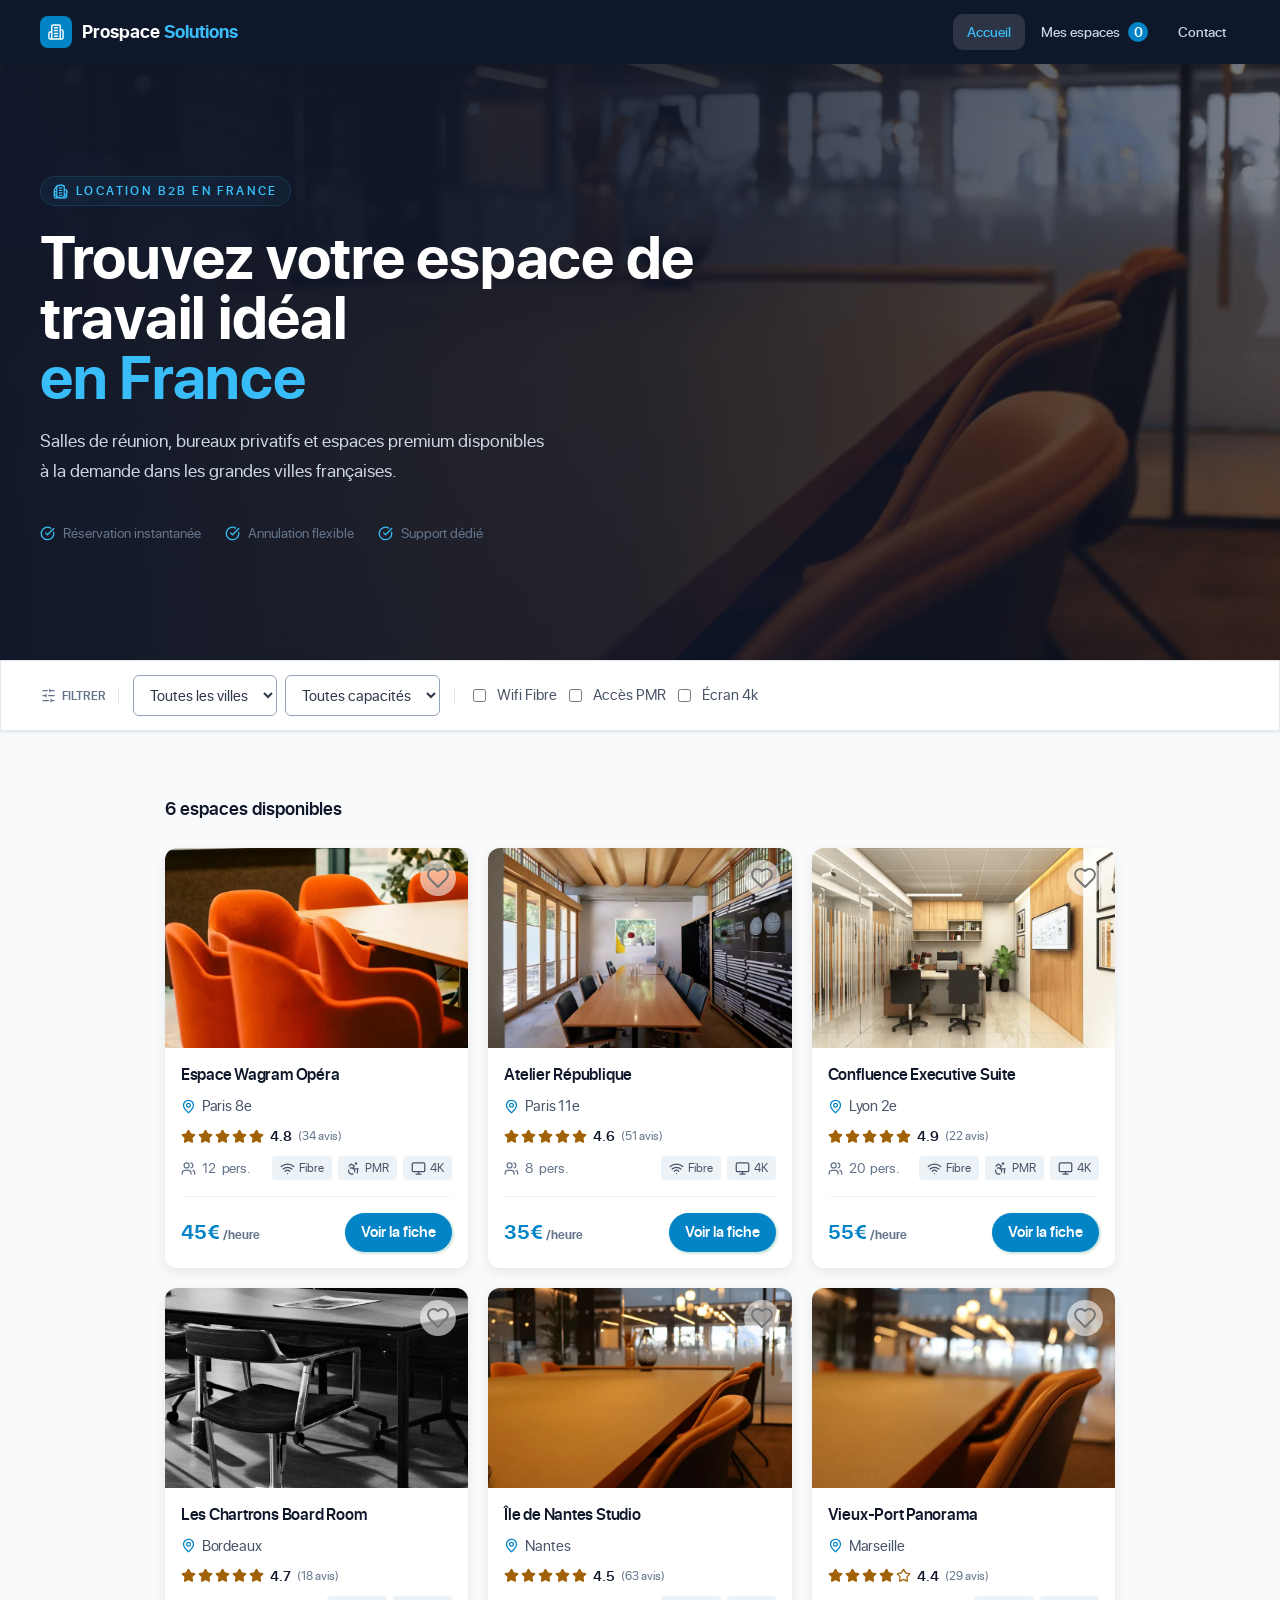
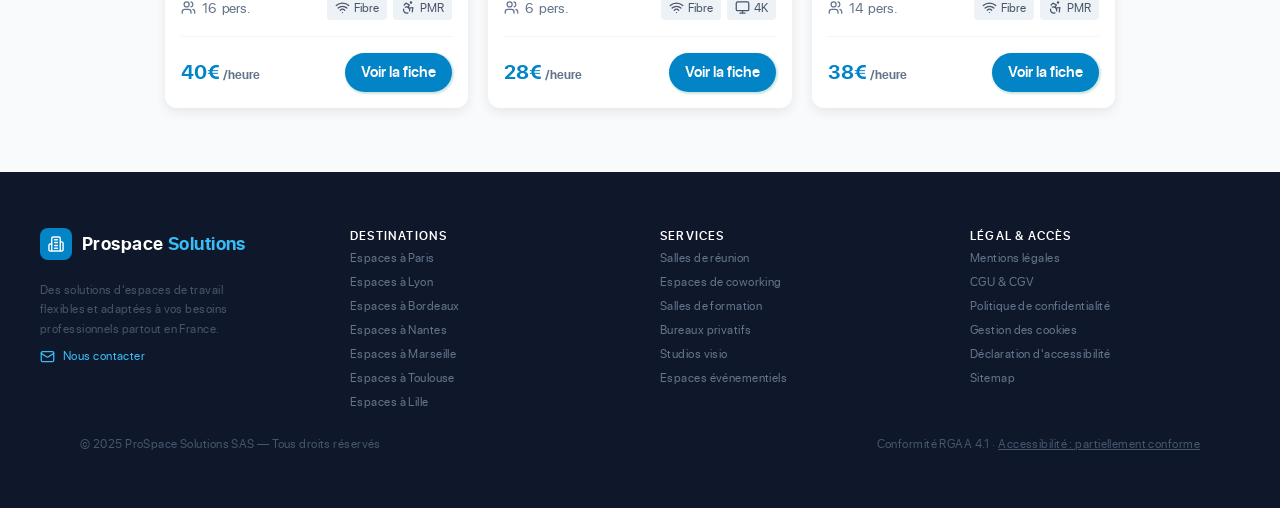
<file: index.html>
<!DOCTYPE html>
<html lang="fr">
    <head>
        <meta charset="UTF-8">
        <meta name="viewport" content="width=device-width, initial-scale=1.0">

        <!-- Décrire précisément le contenu de la page aux moteurs de recherche -->
        <meta name="description" content="Trouvez des salles de réunion, bureaux privatifs et espaces de coworking disponibles à la demande dans les grandes villes françaises.">

        <!-- Nommer clairement la page dans l'onglet du navigateur et les résultats de recherche -->
        <title>Location d’espaces de travail en France | ProSpace Solutions</title>

        <!-- Télécharger en priorité l’image principale visible immédiatement. -->
        <link rel="preload" as="image" href="assets/images/banner-prospace-solution.webp" type="image/webp" fetchpriority="high">

        <!-- Charger ensuite les styles du site. -->
        <link rel="stylesheet" href="assets/css/styles.css">
        <!-- Fournir un favicon standard reconnu par tous les navigateurs -->
        <link rel="icon" href="public/_favicon_io/favicon.ico" sizes="any">
        <!-- Fournir une version PNG plus précise pour les navigateurs modernes -->
        <link rel="icon" type="image/png" sizes="32x32" href="public/_favicon_io/favicon-32x32.png">
        <!-- Fournir une petite version pour certains onglets -->
        <link rel="icon"  type="image/png" sizes="16x16" href="public/_favicon_io/favicon-16x16.png">
        <!-- Fournir l’icône utilisée sur les appareils Apple -->
        <link rel="apple-touch-icon" sizes="180x180" href="public/_favicon_io/apple-touch-icon.png">

        <!-- Script de l'affichage dynamique du header -->
        <script src="assets/js/header.js" defer></script>
        <!-- Script de l'affichage dynamique du footer -->
        <script src="assets/js/footer.js" defer></script>

    </head>

    <body>

        <!-- Permettre aux utilisateurs du clavier d'atteindre directement le contenu principal -->
        <a class="skip-link" href="#contenu-principal">
            Aller au contenu principal
        </a>

        <!-- === HEADER container === -->
        <header class="header" id="accueil"><!-- INJECTION par header.js --></header>

        <!-- ================================================= -->
        <!-- === MAIN container === -->
        <!-- ================================================= -->
        <!-- Donner une destination au lien d’évitement -->
        <main id="contenu-principal">

            <!-- === BANNIERE principale === -->
            <!-- Relier la bannière à son titre principal pour mieux décrire cette section -->
            <section class="hero hero__banner" aria-labelledby="main-title">

                <h2 class="sr-only">Introduction</h2>

                <!--img class="hero__banner" src="assets/images/banner-prospace-solution.webp" alt="Salle de réunion moderne avec une grande table et des fauteuils orange" width="200"-->
                
                <div class="hero__wrapper">
                    
                    <div class="main">

                        <div class="etiquette">

                            <span class="location-b2b-en-france">
                                <svg aria-hidden="true" focusable="false" width="15" height="15" fill="none" stroke="currentColor" stroke-linecap="round" stroke-linejoin="round" stroke-width="2" class="icon-svg lucide lucide-circle-check-big" viewBox="0 0 24 24">
                                    <path d="M21.801 10A10 10 0 1 1 17 3.335"/>
                                    <path d="M6 22V4a2 2 0 0 1 2-2h8a2 2 0 0 1 2 2v18ZM6 12H4a2 2 0 0 0-2 2v6a2 2 0 0 0 2 2h2M18 9h2a2 2 0 0 1 2 2v9a2 2 0 0 1-2 2h-2M10 6h4M10 10h4M10 14h4M10 18h4"/>
                                </svg>

                                <span>Location B2B en France</span>
                            </span>

                        </div>

                        <h1 id="main-title">Trouvez votre espace de travail idéal <span>en France</span></h1>

                        <p>Salles de réunion, bureaux privatifs et espaces premium disponibles à la demande dans les grandes villes françaises.</p>

                        <ul>
                            <li>
                                <svg aria-hidden="true" focusable="false" xmlns="http://www.w3.org/2000/svg"  width="15" height="15" fill="none" stroke="currentColor" stroke-linecap="round" stroke-linejoin="round" stroke-width="2" class="icon-svg lucide lucide-circle-check-big" viewBox="0 0 24 24">
                                    <path d="M21.801 10A10 10 0 1 1 17 3.335"/>
                                    <path d="m9 11 3 3L22 4"/></svg>

                                <span>Réservation instantanée</span>
                            </li>
                            <li>
                                <svg aria-hidden="true" focusable="false" xmlns="http://www.w3.org/2000/svg" width="15" height="15" fill="none" stroke="currentColor" stroke-linecap="round" stroke-linejoin="round" stroke-width="2" class="icon-svg lucide lucide-circle-check-big" viewBox="0 0 24 24">
                                    <path d="M21.801 10A10 10 0 1 1 17 3.335"/>
                                    <path d="m9 11 3 3L22 4"/></svg>

                                <span>Annulation flexible</span>
                            </li>
                            <li>
                                <svg aria-hidden="true" focusable="false" xmlns="http://www.w3.org/2000/svg" width="15" height="15" fill="none" stroke="currentColor" stroke-linecap="round" stroke-linejoin="round" stroke-width="2" class="icon-svg lucide lucide-circle-check-big" viewBox="0 0 24 24">
                                    <path d="M21.801 10A10 10 0 1 1 17 3.335"/>
                                    <path d="m9 11 3 3L22 4"/>
                                </svg>
                                <span>Support dédié</span>
                            </li>
                        </ul>

                    </div>
                </div>

            </section>            

            <!-- ================================================= -->
            <!-- === FILTRES de recherche === -->
            <!-- ================================================= -->
            <section class="filtre">

                <!-- Conserver le titre pour les lecteurs d’écran sans l’afficher -->
                <h2 id="titre-filtres" class="sr-only">
                    Filtres de recherche des espaces
                </h2>

                <!-- Relier le formulaire au titre placé juste avant -->
                <form class="filtre__wrapper" aria-labelledby="titre-filtres">

                    <!-- Titre & Icône de la zone de filtre -->
                    <div class="title filtre-block _block-title">
                        <svg aria-hidden="true" focusable="false" xmlns="http://www.w3.org/2000/svg" width="15" height="15" fill="none" stroke="currentColor" stroke-linecap="round" stroke-linejoin="round" stroke-width="2" class="icon-svg lucide lucide-sliders-horizontal" viewBox="0 0 24 24">
                            <path d="M21 4h-7M10 4H3M21 12h-9M8 12H3M21 20h-5M12 20H3M14 2v4M8 10v4M16 18v4"/>
                        </svg>

                        <span class="filtre-label">FILTRER</span>
                    </div>

                    <div class="sep"></div>

                    <fieldset class="filtre-block block-selects">                        
                        
                        <legend class="sr-only">Filtres de recherche des salles</legend>
                        
                        <div class="field-wrapper">
                            
                            <label for="ville-select" class="sr-only">Filtrer par ville</label>
                            
                            <select id="ville-select" name="ville">
                                <option value="" selected>Toutes les villes</option>
                                <option value="paris8">Paris 8e</option>
                                <option value="paris11">Paris 11e</option>
                                <option value="lyon2">Lyon 2e</option>
                                <option value="bordeaux">Bordeaux</option>
                                <option value="Nantes">Nantes</option>
                                <option value="Marseille">Marseille</option>
                            </select>

                        </div>

                        <div class="field-wrapper">
                            
                            <label for="capacite-select" class="sr-only">Filtrer par capacité</label>

                            <select id="capacite-select" name="capacite">
                                <option value="" selected>Toutes capacités</option>
                                <option value="10">10 personnes</option>
                                <option value="20">20 personnes</option>
                                <option value="50">50 personnes</option>
                            </select>

                        </div>

                    </fieldset>

                    <div class="sep"></div>

                    <fieldset class="_filtre-block checkboxes__wrapper">

                        <legend class="sr-only">Équipements et options de la salle</legend>

                        <label class="checkbox-label">
                            <input type="checkbox" name="wifi">
                            <span>Wifi Fibre</span>
                        </label>  

                        <label class="checkbox-label">
                            <input type="checkbox" name="pmr">
                            <span>Accès PMR</span>
                        </label> 

                        <label class="checkbox-label">
                            <input type="checkbox" name="screen">
                            <span>Écran 4k</span>
                        </label>

                    </fieldset>

                </form>

            </section>

            <!-- ================================================= -->
            <!-- === CATALOGUE des espaces disponibles === -->
            <!-- ================================================= -->
            <!-- Regrouper le compteur, les messages et les cartes du catalogue -->
            <section class="catalogue" aria-labelledby="catalogue-title">

                <!-- Afficher puis annoncer le nombre de résultats -->
                <h2 id="catalogue-title" aria-live="polite">
                    Chargement des espaces…
                </h2>

                <!-- Annoncer le chargement, les résultats et les erreurs sans changer de page -->
                <div id="catalogue-status" class="catalogue-status" role="status" aria-live="polite" aria-atomic="true"></div>

                <!-- Recevoir les cartes créées par main.js -->
                <div class="catalogue__container">
                    <div class="catalogue__wrapper"></div>
                </div>

                <!-- Afficher ce message uniquement si JavaScript est désactivé -->
                <noscript>
                    <p>
                        Activez JavaScript pour afficher les espaces.
                    </p>
                </noscript>

            </section>
            
        </main>

        <!-- === FOOTER et liens de bas de page === -->
        <footer class="footer"><!-- INJECTION par footer.js --></footer>

    <!-- Script de l'affichage dynamique des cartes -->
    <script src="assets/js/main.js" defer></script>
</body>
</html>
</file>
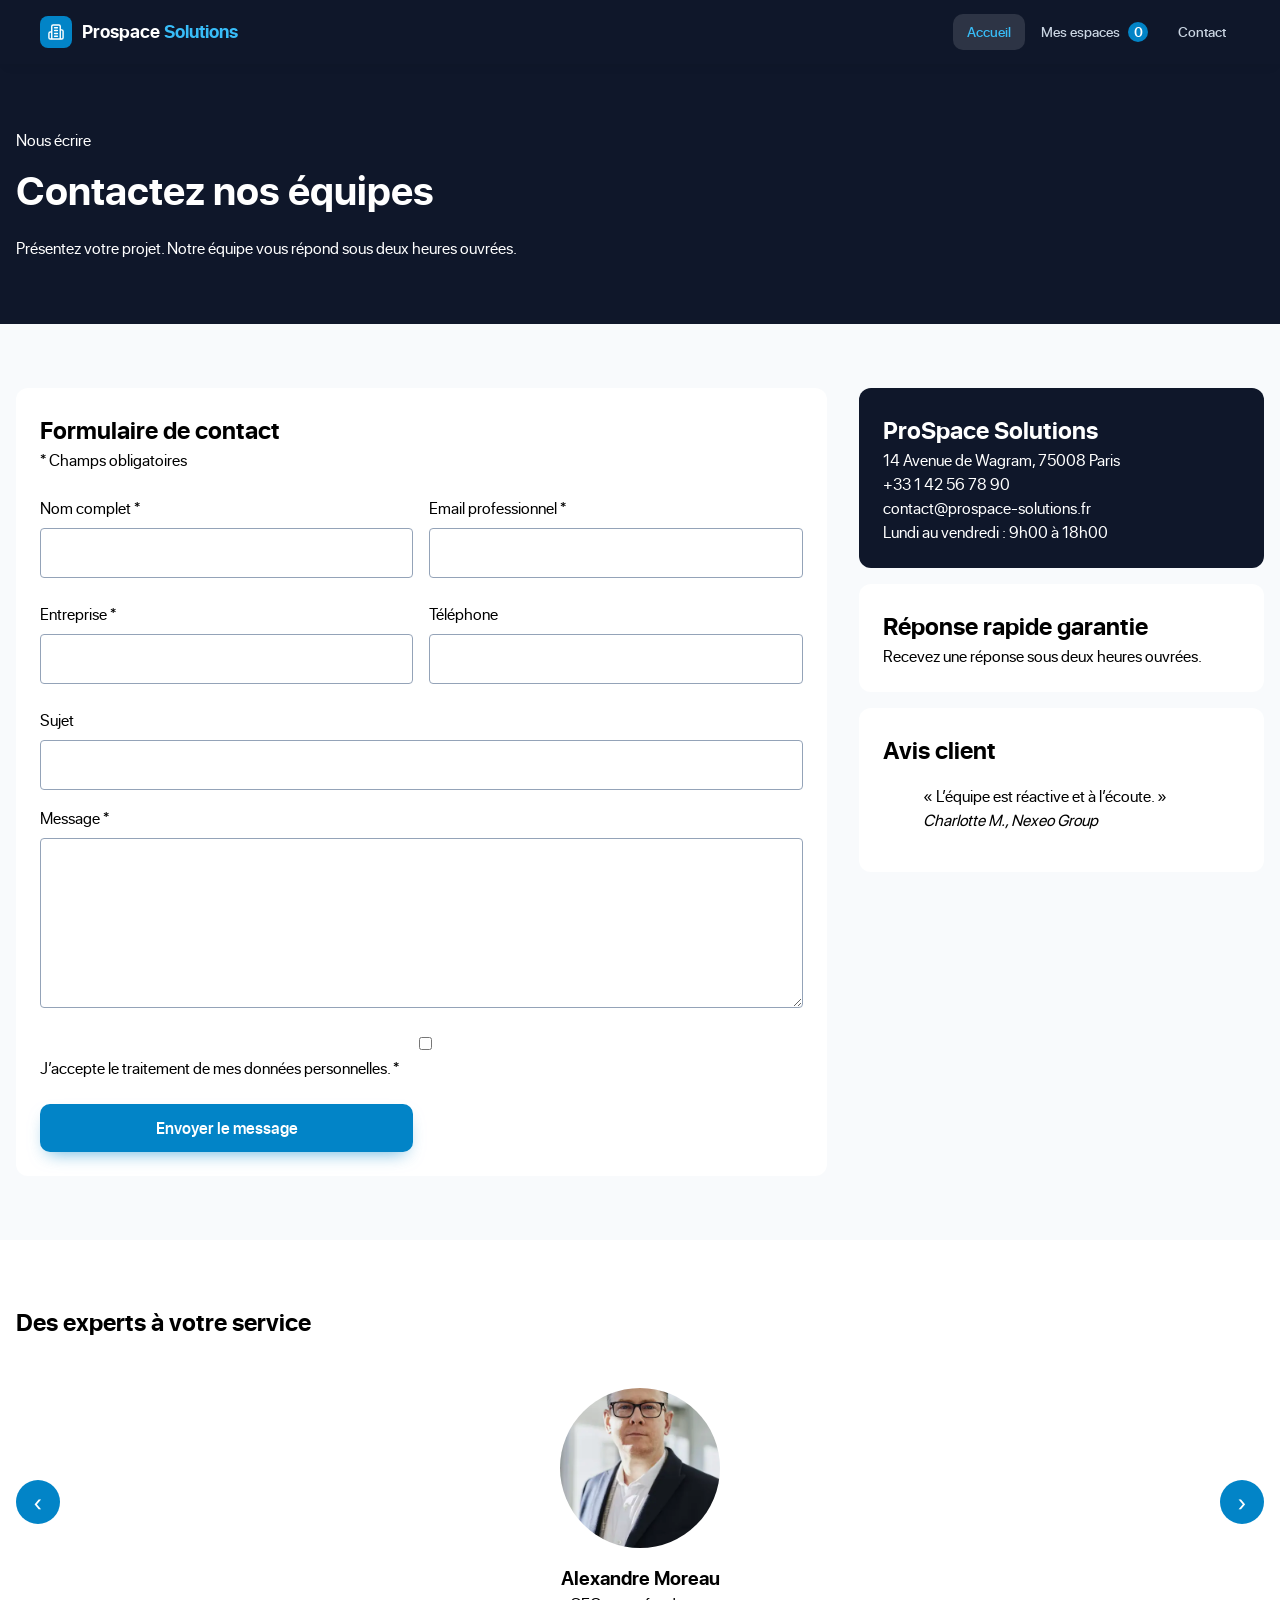
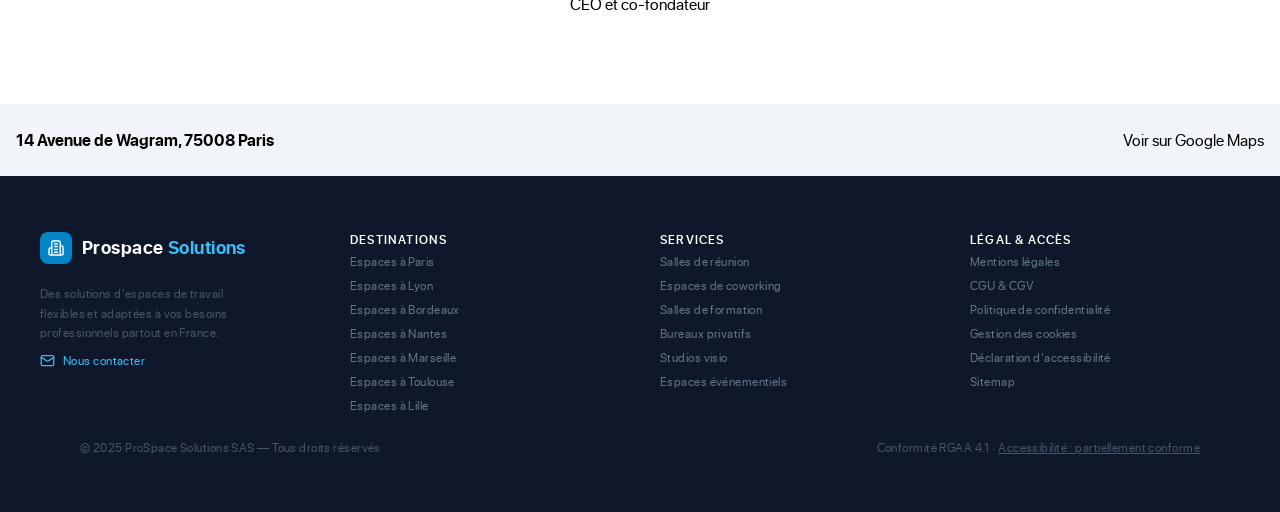
<file: pages/contact.html>
<!DOCTYPE html>
<html lang="fr">
  <head>
    <meta charset="UTF-8">
    <meta name="viewport" content="width=device-width, initial-scale=1.0">
    <!-- Fournir une description de secours avant le chargement du JSON -->
    <meta name="description" content="Contactez ProSpace Solutions. Louez vos espaces de travail, flex-office et salles de réunion partout en France. Réponse garantie sous 2h.">

    <!-- Fournir un titre de secours avant l’arrivée des données dynamiques -->
    <title>Contact | ProSpace Solutions</title>

    <!---->
    <link rel="stylesheet" href="../assets/css/styles.css">
    <!---->
    <!-- Fournir un favicon standard reconnu par tous les navigateurs -->
    <link rel="icon" href="../public/_favicon_io/favicon.ico" sizes="any">
    <!-- Fournir une version PNG plus précise pour les navigateurs modernes -->
    <link rel="icon" type="image/png" sizes="32x32" href="../public/_favicon_io/favicon-32x32.png">
    <!-- Fournir une petite version pour certains onglets -->
    <link rel="icon"  type="image/png" sizes="16x16" href="../public/_favicon_io/favicon-16x16.png">
    <!-- Fournir l’icône utilisée sur les appareils Apple -->
    <link rel="apple-touch-icon" sizes="180x180" href="../public/_favicon_io/apple-touch-icon.png">

    <script src="../assets/js/header.js"></script>
    <script src="../assets/js/footer.js"></script>

  </head>

  <body>
    <!-- Injecter le menu commun -->
    <header class="header"></header>

    <!-- Regrouper la présentation et le formulaire -->
    <main class="main-contact">

      <section class="contact-hero">

        <div class="contact-hero__container">

          <p class="contact-hero__badge">Nous écrire</p>

          <h1>Contactez nos équipes</h1>

          <p>Présentez votre projet. Notre équipe vous répond sous deux heures ouvrées.</p>

        </div>

      </section>

      <div class="contact-body-layout">

        <div class="contact-body-layout__container">

          <!-- Recueillir les informations nécessaires à la demande -->
          <section class="contact-form-section">

            <h2>Formulaire de contact</h2>

            <p>* Champs obligatoires</p>

            <form id="form-contact-b2b" class="contact-form" novalidate>

              <div class="form-group">

                <label for="contact-name">Nom complet *</label>

                <input type="text" id="contact-name" name="name" required aria-required="true" aria-describedby="error-name">

                <span class="error-text" id="error-name" aria-live="polite"></span>

              </div>

              <div class="form-group">

                <label for="contact-email">Email professionnel *</label>
                <input type="email" id="contact-email" name="email" required aria-required="true" aria-describedby="error-email">
                <span class="error-text" id="error-email" aria-live="polite"></span>

              </div>

              <div class="form-group">

                <label for="contact-company">Entreprise *</label>
                <input type="text" id="contact-company" name="company" required aria-required="true" aria-describedby="error-company">
                <span class="error-text" id="error-company" aria-live="polite"></span>

              </div>

              <div class="form-group">

                <label for="contact-phone">Téléphone</label>
                <input type="tel" id="contact-phone" name="phone">

              </div>

              <div class="form-group form-group--large">

                <label for="contact-subject">Sujet</label>
                <input type="text" id="contact-subject" name="subject">

              </div>

              <div class="form-group form-group--large">

                <label for="contact-message">Message *</label>
                <textarea id="contact-message" name="message" rows="6" required aria-required="true" aria-describedby="error-message"></textarea>
                <span class="error-text" id="error-message" aria-live="polite"></span>

              </div>

              <div class="form-group-checkbox form-group--large">

                <label for="contact-rgpd">
                  <input type="checkbox" id="contact-rgpd" name="rgpd" required aria-required="true" aria-describedby="error-rgpd">
                  <span>J’accepte le traitement de mes données personnelles. *</span>
                </label>

                <span class="error-text" id="error-rgpd" aria-live="polite"></span>

              </div>

              <button type="submit" class="btn-primary">Envoyer le message</button>

              <!-- Confirmer ou refuser l’envoi côté navigateur -->
              <div id="form-feedback-zone" role="alert" aria-live="assertive" tabindex="-1"></div>

            </form>

          </section>

          <!-- Donner les coordonnées utiles à côté du formulaire -->
          <aside class="contact-sidebar">
            
            <section class="info-card dark-card">
              
              <h2>ProSpace Solutions</h2>
              
              <p>14 Avenue de Wagram, 75008 Paris</p>
              
              <p>+33 1 42 56 78 90</p>
              
              <p>contact@prospace-solutions.fr</p>
              
              <p>Lundi au vendredi : 9h00 à 18h00</p>
           
            </section>

            <section class="info-card alert-card">

              <h2>Réponse rapide garantie</h2>

              <p>Recevez une réponse sous deux heures ouvrées.</p>

            </section>

            <section class="info-card testimonial-card">

              <h2>Avis client</h2>

              <blockquote><p>« L’équipe est réactive et à l’écoute. »</p><cite>Charlotte M., Nexeo Group</cite></blockquote>

            </section>

          </aside>

        </div>

      </div>

      <!-- Présenter les membres de l’équipe dans un diaporama -->
      <section class="team-section" aria-labelledby="team-title">

        <div class="team-section__container">

          <h2 id="team-title">Des experts à votre service</h2>

          <div class="carousel-container" role="region" aria-roledescription="carrousel" aria-label="Équipe ProSpace Solutions">

            <button type="button" id="carousel-prev" class="btn-nav" aria-label="Afficher le membre précédent">‹</button>

            <div class="carousel-track-wrapper">

              <div class="carousel-track">

                <article class="team-card" data-name="Alexandre Moreau">
                  <img src="../assets/images/equipe-alexandre-moreau-ceo-co-fondateur.webp" alt="Portrait d’Alexandre Moreau">
                  <h3>Alexandre Moreau</h3>
                  <p>CEO et co-fondateur</p>
                </article>

                <article class="team-card" data-name="Sophie Leclerc">
                  <img src="../assets/images/equipe-sophie-leclerc-directrice-commerciale.webp" alt="Portrait de Sophie Leclerc">
                  <h3>Sophie Leclerc</h3>
                  <p>Directrice commerciale</p>
                </article>

                <article class="team-card" data-name="Thomas Bergeron">
                  <img src="../assets/images/equipe-thomas-bergeron-responsable-partenariats.webp" alt="Portrait de Thomas Bergeron">
                  <h3>Thomas Bergeron</h3>
                  <p>Responsable partenariats</p>
                </article>

                <article class="team-card" data-name="Marine Dubois">
                  <img src="../assets/images/equipe-marine-bubois-chargee-de-clientele-senior.webp" alt="Portrait de Marine Dubois">
                  <h3>Marine Dubois</h3>
                  <p>Chargée de clientèle senior</p>
                </article>

              </div>

            </div>

            <button type="button" id="carousel-next" class="btn-nav" aria-label="Afficher le membre suivant">›</button>

          </div>

          <div id="carousel-live-announcer" class="sr-only" aria-live="polite"></div>

        </div>

      </section>

      <!-- Indiquer la localisation du siège social -->
      <section class="contact-footer-map" aria-label="Localisation du siège social">

        <div class="contact-footer-map__container">

          <p><strong>14 Avenue de Wagram, 75008 Paris</strong></p>

          <a href="https://www.google.com/maps" target="_blank" rel="noopener noreferrer">Voir sur Google Maps</a>

        </div>

      </section>

    </main>

    <!-- Injecter le pied de page commun -->
    <footer class="footer"></footer>

    <!-- Activer le préremplissage et la validation -->
    <script src="../assets/js/contact.js" defer></script>
  </body>
</html>
</file>
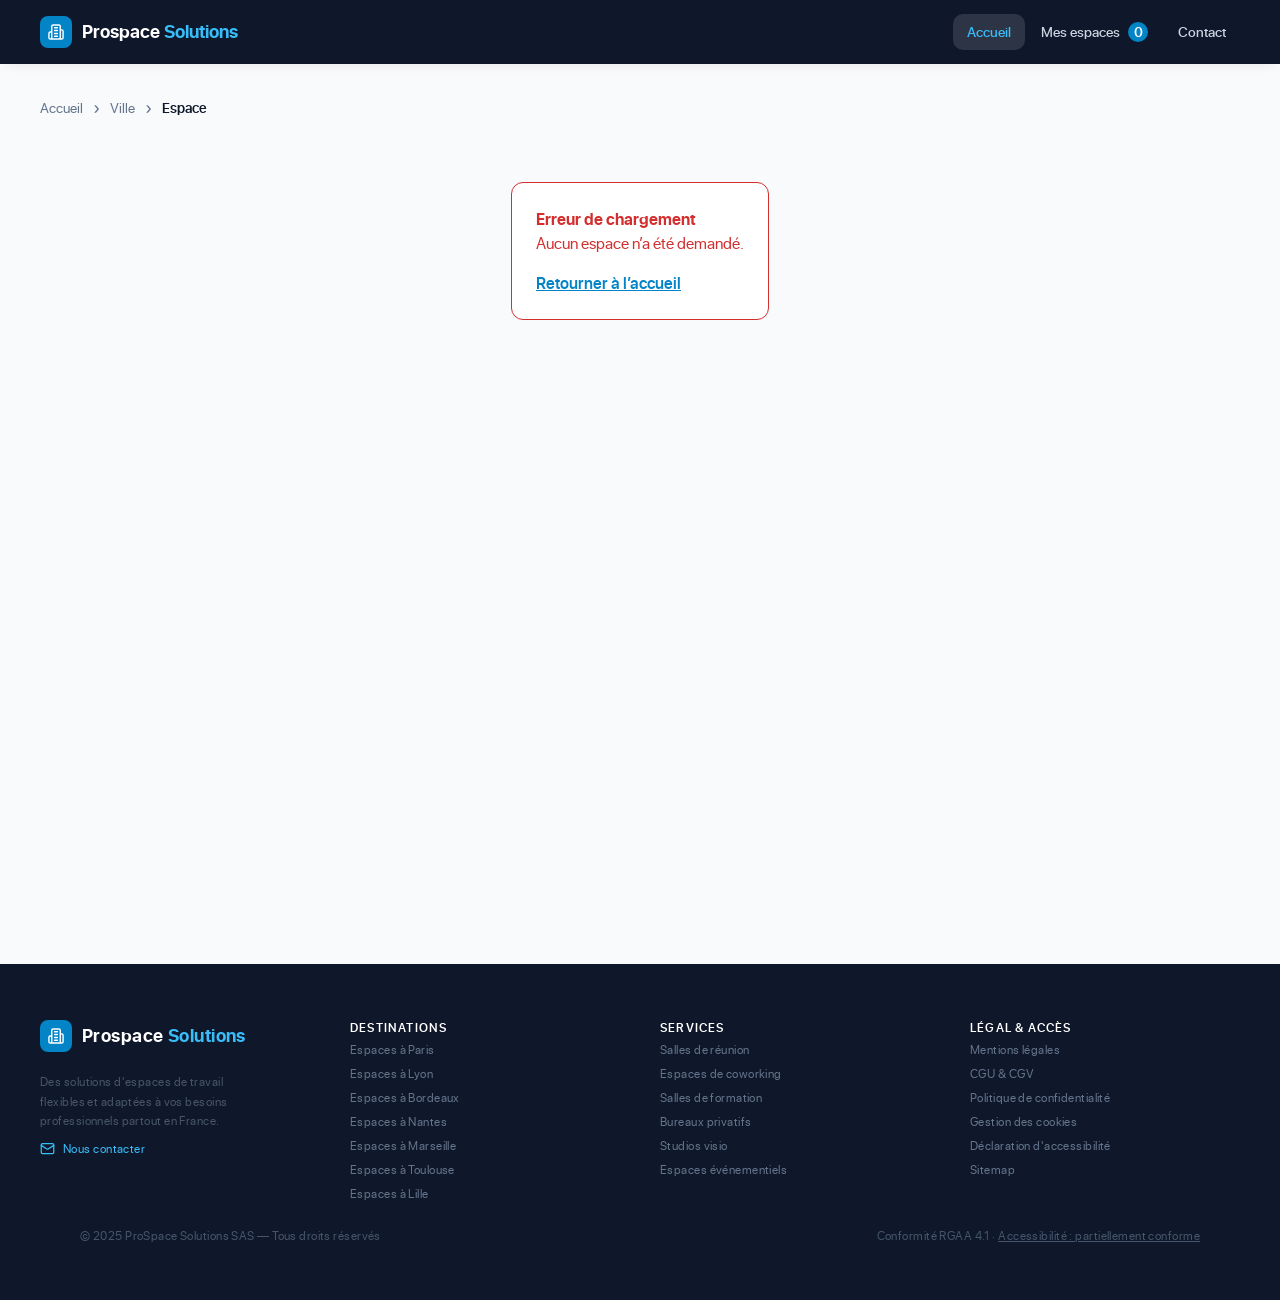
<file: pages/espace.html>
<!DOCTYPE html>
<html lang="fr">
  <head>
    <meta charset="UTF-8">
    <meta name="viewport" content="width=device-width, initial-scale=1.0">
    <!-- Fournir une description de secours avant le chargement du JSON -->
    <meta name="description" content="Consultez les caractéristiques, équipements et tarifs d’un espace de travail ProSpace Solutions.">

    <!-- Fournir un titre de secours avant l’arrivée des données dynamiques -->
    <title>Détail d’un espace de travail | ProSpace Solutions</title>

    <!---->
    <link rel="stylesheet" href="../assets/css/styles.css">
    <!---->
    <!-- Fournir un favicon standard reconnu par tous les navigateurs -->
    <link rel="icon" href="../public/_favicon_io/favicon.ico" sizes="any">
    <!-- Fournir une version PNG plus précise pour les navigateurs modernes -->
    <link rel="icon" type="image/png" sizes="32x32" href="../public/_favicon_io/favicon-32x32.png">
    <!-- Fournir une petite version pour certains onglets -->
    <link rel="icon"  type="image/png" sizes="16x16" href="../public/_favicon_io/favicon-16x16.png">
    <!-- Fournir l’icône utilisée sur les appareils Apple -->
    <link rel="apple-touch-icon" sizes="180x180" href="../public/_favicon_io/apple-touch-icon.png">

    <!-- Charger les éléments communs du site -->
    <script src="../assets/js/header.js" defer></script>
    <script src="../assets/js/footer.js" defer></script>

  </head>
  <body>
    <!-- Permettre d’atteindre directement la fiche avec le clavier -->
    <a class="skip-link" href="#contenu-principal">
        Aller au contenu principal
    </a>

    <!-- Injecter le menu commun -->
    <header class="header"></header>

    <!-- Préparer les emplacements de la fiche dynamique -->
    <!-- Donner une destination au lien d’évitement -->
    <!-- Donner une destination au lien d’évitement -->
    <main class="main-fiche-espace" id="contenu-principal">

        <!-- Aider l’utilisateur à comprendre sa position dans le site -->
        <nav class="breadcrumb" aria-label="Fil d’Ariane">
            <div class="breadcrumb__container">
                <ol>
                    <li>
                        <a href="../index.html">Accueil</a>
                    </li>

                    <li>
                        <!-- Afficher dynamiquement la ville de la salle -->
                        <a href="../index.html" class="dynamic-breadcrumb-city">
                            Ville
                        </a>
                    </li>

                    <!-- Indiquer que ce dernier élément représente la page actuelle -->
                    <li aria-current="page" class="dynamic-breadcrumb-name">
                        Espace
                    </li>
                </ol>
            </div>
        </nav>

        <!-- Annoncer le chargement ou une erreur aux lecteurs d’écran -->
        <div id="fiche-loading-zone" class="fiche-loading-zone" role="status" aria-live="polite" aria-atomic="true">
            <p>Chargement de la fiche…</p>
        </div>

        <!-- Masquer la fiche tant que les données ne sont pas disponibles -->
        <div id="fiche-content-zone" hidden>

            <!-- Présenter le nom et les informations principales de la salle -->
            <section class="fiche-header" aria-labelledby="fiche-title">
                <div class="fiche-header__container">

                    <!-- Afficher le type provenant du JSON -->
                    <!--p class="dynamic-type fiche-type">Type d’espace</p-->

                    <!-- Afficher le nom provenant du JSON -->
                    <h1 id="fiche-title" class="dynamic-name">
                        Nom de l’espace
                    </h1>

                    <div class="fiche-header__meta">

                        <!-- Afficher l’adresse complète de la salle -->
                        <p class="fiche-location">
                            <img src="../assets/icons/ico_localisation.svg" class="icon-svg" width="18" height="18" alt="">

                            <span class="dynamic-address">
                                Adresse complète
                            </span>
                        </p>

                        <!-- Regrouper les étoiles, la note et les avis -->
                        <p
                            class="fiche-rating" role="status" aria-label="Note en cours de chargement">
                            <!-- Cacher les étoiles aux lecteurs d’écran pour éviter une répétition -->
                            <!-- Recevoir les cinq SVG créés par JavaScript -->
                            <span
                                class="dynamic-stars rating-stars"
                                aria-hidden="true"
                            ></span>

                            <strong class="dynamic-note">
                                0,0
                            </strong>

                            <span class="dynamic-avis">
                                0 avis vérifiés
                            </span>
                        </p>

                    </div>
                </div>
            </section>

            <!-- Présenter les différentes vues de la salle -->
            <section
                class="fiche-gallery"
                aria-labelledby="gallery-title"
            >
                <!-- Donner un titre accessible sans l’afficher visuellement -->
                <h2 id="gallery-title" class="sr-only">
                    Galerie de l’espace
                </h2>

                <div class="gallery-grid">
                  <!-- Afficher la photographie principale sur les deux tiers -->
                  <figure class="gallery-item gallery-item--main">
                      <img id="gallery-img-1" src="../assets/images/espace-wargram-opera-paris-8.webp" width="800" height="520" loading="eager" alt="Vue principale de l’espace"
                      >
                  </figure>

                  <!-- Regrouper les photographies qui se partagent le dernier tiers -->
                  <div class="gallery-secondary">

                      <!-- Charger la deuxième photographie en différé -->
                      <figure class="gallery-item">
                          <img id="gallery-img-2" src="../assets/images/espace-wargram-opera-paris-8-2.webp" width="2260" height="1720" loading="lazy" alt="Vue intérieure de l’espace"
                          >
                      </figure>

                      <!-- Charger la troisième photographie en différé -->
                      <figure class="gallery-item">
                          <img id="gallery-img-3" src="../assets/images/espace-wargram-opera-paris-8-3.webp" width="2299" height="1737" loading="lazy" alt="Aménagement de l’espace"
                          >
                      </figure>

                  </div>
              </div>
            </section>

            <!-- Séparer les informations de l’encart des tarifs -->
            <div class="fiche-body-layout">

                <!-- Regrouper les informations détaillées dans la colonne principale -->
                <div class="fiche-info-column">

                    <section class="info-block">
                        <h2>À propos de cet espace</h2>

                        <!-- Afficher la description provenant du JSON -->
                        <p class="dynamic-description">
                            Description en cours de chargement.
                        </p>
                    </section>

                    <section class="info-block">
                        <h2>Équipements inclus</h2>

                        <!-- Recevoir les équipements créés par JavaScript -->
                        <ul
                            class="dynamic-equipments-list grid-list"
                        ></ul>
                    </section>

                    <section class="info-block capacity-box">
                        <h2>Capacité &amp; Configuration</h2>

                        <div class="capacity-box__content">
                            <img
                                src="../assets/icons/ico_personnes.svg"
                                class="icon-svg"
                                width="20"
                                height="20"
                                alt=""
                            >

                            <div>
                                <p>
                                    Jusqu’à
                                    <strong class="dynamic-capacity">
                                        0
                                    </strong>
                                    personnes
                                </p>

                                <p class="capacity-box__description">
                                    Configuration modulable : théâtre, classe,
                                    U ou boardroom — sur demande.
                                </p>
                            </div>
                        </div>
                    </section>

                </div>

                <!-- Regrouper les tarifs et les actions importantes -->
                <aside
                    class="fiche-action-sidebar"
                    aria-label="Tarifs et actions"
                >
                    <div class="action-card">

                        <h2 id="tarifs-title">Tarifs</h2>

                        <!-- Présenter les tarifs dans un vrai tableau accessible -->
                        <table
                            class="tarifs-table"
                            aria-labelledby="tarifs-title"
                        >
                            <!-- Décrire précisément le contenu du tableau -->
                            <caption class="sr-only">
                                Grille des tarifs hors taxes
                            </caption>

                            <!-- Donner un nom aux deux colonnes -->
                            <thead>
                                <tr>
                                    <th scope="col">Durée</th>
                                    <th scope="col">Prix HT</th>
                                </tr>
                            </thead>

                            <tbody>
                                <tr>
                                    <th scope="row">À l’heure</th>
                                    <td class="price-hour">0 €</td>
                                </tr>

                                <tr>
                                    <th scope="row">
                                        Demi-journée (4 h)
                                    </th>
                                    <td class="price-half">0 €</td>
                                </tr>

                                <tr class="tarifs-table__highlight">
                                    <th scope="row">
                                        Journée complète
                                    </th>
                                    <td class="price-day">0 €</td>
                                </tr>
                            </tbody>
                        </table>

                        <!-- Ajouter ou retirer la salle des favoris -->
                        <button
                            type="button"
                            id="btn-toggle-favoris"
                            class="btn-secondary"
                            aria-pressed="false"
                            aria-label="Ajouter cet espace à mes favoris"
                        >
                            <img
                                src="../assets/icons/ico_coeur.svg"
                                class="btn-fav-icon icon-svg"
                                width="18"
                                height="18"
                                alt=""
                            >

                            <span class="btn-fav-text">
                                Ajouter aux favoris
                            </span>
                        </button>

                        <!-- Annoncer le résultat de l’action sur les favoris -->
                        <p
                            id="fiche-favorite-feedback"
                            class="sr-only"
                            role="status"
                            aria-live="polite"
                        ></p>

                        <!-- Conserver un vrai lien utilisable sans événement JavaScript -->
                        <a
                            href="contact.html"
                            id="btn-contact-team"
                            class="btn-primary"
                        >
                            Contacter l’équipe
                        </a>

                        <!-- Rassurer l’utilisateur sur le délai de réponse -->
                        <p class="action-disclaimer">
                            Réponse garantie sous 2 h ouvrées ·
                            Sans engagement
                        </p>

                    </div>
                </aside>

            </div>
        </div>
    </main>

    <!-- Injecter le pied de page commun -->
    <footer class="footer"></footer>

    <!-- Lire l’identifiant après la création du document -->
    <script src="../assets/js/espace.js" defer></script>
  </body>

</html>
</file>
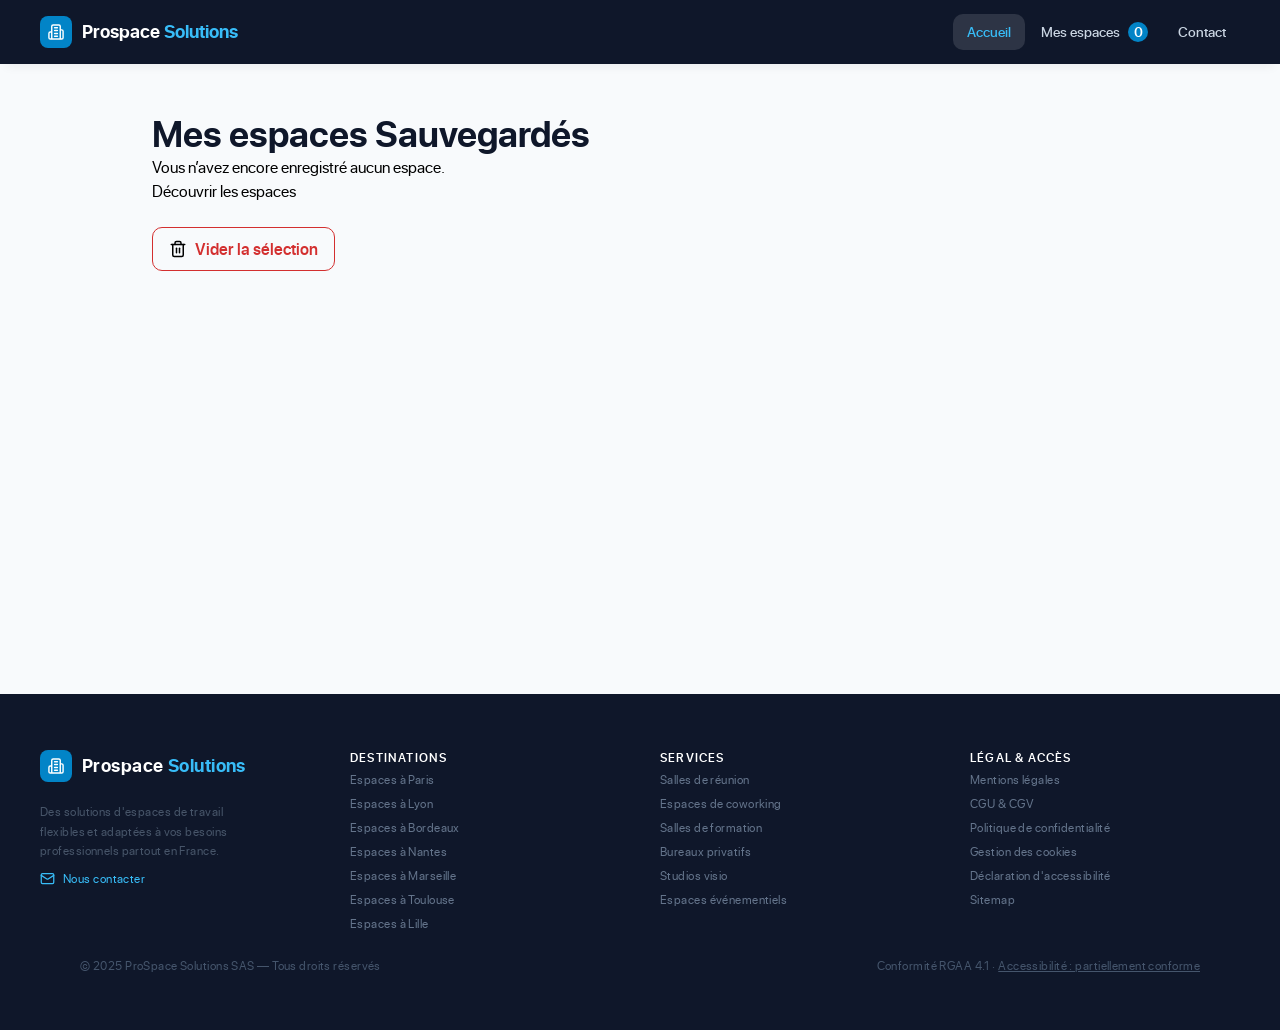
<file: pages/mes-espaces.html>
<!DOCTYPE html>
<html lang="fr">
  <head>
    <meta charset="UTF-8">
    <meta name="viewport" content="width=device-width, initial-scale=1.0">
    <!-- Fournir une description de secours avant le chargement du JSON -->
    <meta name="description" content="Découvrez les photos, les tarifs, la capacité et les équipements de cet espace de travail ProSpace Solutions. Réservez ou ajoutez-le à vos favoris.">

    <!-- Fournir un titre de secours avant l’arrivée des données dynamiques -->
    <title>Mes espaces Sauvegardés | ProSpace Solutions</title>

    <!---->
    <link rel="stylesheet" href="../assets/css/styles.css">
    <!---->
    <!-- Fournir un favicon standard reconnu par tous les navigateurs -->
    <link rel="icon" href="../public/_favicon_io/favicon.ico" sizes="any">
    <!-- Fournir une version PNG plus précise pour les navigateurs modernes -->
    <link rel="icon" type="image/png" sizes="32x32" href="../public/_favicon_io/favicon-32x32.png">
    <!-- Fournir une petite version pour certains onglets -->
    <link rel="icon"  type="image/png" sizes="16x16" href="../public/_favicon_io/favicon-16x16.png">
    <!-- Fournir l’icône utilisée sur les appareils Apple -->
    <link rel="apple-touch-icon" sizes="180x180" href="../public/_favicon_io/apple-touch-icon.png">

    <!-- Charger les éléments communs du site -->
    <script src="../assets/js/header.js" defer></script>
    <script src="../assets/js/footer.js" defer></script>

  </head>
  <body>
    <!-- Permettre d’atteindre directement le contenu avec le clavier -->
    <a class="skip-link" href="#contenu-principal">
        Aller au contenu principal
    </a>

    <!-- Injecter le menu et sa pastille -->
    <header class="header"></header>

    <!-- Afficher la sélection enregistrée dans le navigateur -->
    <!-- Présenter les espaces sauvegardés par l’utilisateur -->
    <main id="contenu-principal" class="main-mes-espaces">

        <section class="mes-espaces" aria-labelledby="mes-espaces-title">

            <div class="mes-espaces__container">

                <!-- Aligner le titre, le compteur et l’action générale -->
                <header class="mes-espaces__header">

                    <div>
                        <h1 id="mes-espaces-title">
                            Mes espaces Sauvegardés
                        </h1>                        

                        <!-- Annoncer les retraits, les erreurs et les confirmations -->
                        <div id="favoris-feedback" class="favoris-feedback" role="status" aria-live="polite" aria-atomic="true">
                            Chargement des espaces sauvegardés…
                        </div>

                    </div>

                    <!-- Permettre de supprimer toute la sélection -->
                    <button type="button" id="btn-vider-favoris" class="mes-espaces__clear" hidden>
                        <img src="../assets/icons/ico_supprimer.svg" width="18" height="18" alt="" aria-hidden="true">
                        <span>Vider la sélection</span>
                    </button>

                </header>

                <!-- Recevoir les cartes créées depuis espace.json -->
                <div id="liste-favoris" class="favoris-list" aria-busy="true"></div>

                <!-- Informer lorsque JavaScript est désactivé -->
                <noscript>
                    <p class="favoris-empty">
                        JavaScript doit être activé pour afficher vos espaces
                        sauvegardés.
                    </p>
                </noscript>

            </div>

        </section>

    </main>

    <!-- Injecter le pied de page commun -->
    <footer class="footer"></footer>

    <!-- Construire la liste après la création du document -->
    <script src="../assets/js/mes-espaces.js" defer></script>

  </body>

</html>
</file>
<file: assets/css/styles.css>
@charset "UTF-8";
/* ================================================= */
/* === POINT D'ENTRÉE DE TOUS LES STYLES SCSS === */
/* ================================================= */
/* Commande de compilation : sass --watch src/scss/main.scss assets/css/styles.css
*/
/* Bases */
/* ================================================= */
/* === REMISE À ZÉRO DES STYLES DU NAVIGATEUR === */
/* ================================================= */
*,
*::before,
*::after {
  box-sizing: border-box;
}

html {
  scroll-behavior: smooth;
}

body {
  min-width: 320px;
  min-height: 100vh;
  margin: 0;
}

img {
  display: block;
  max-width: 100%;
}

a {
  color: inherit;
  text-decoration: none;
}

button,
select,
input,
textarea {
  font: inherit;
}

button,
select,
input[type=checkbox] {
  cursor: pointer;
}

ul,
ol {
  margin: 0;
  padding: 0;
  list-style-type: none;
}

table {
  border-collapse: collapse;
}

h1,
h2,
h3,
h4,
h5,
h6,
p {
  margin: 0;
}

/* ================================================= */
/* === POLICES ET TEXTES GÉNÉRAUX === */
/* ================================================= */
/* Définir les couleurs principales de ProSpace. */
/* Définir les couleurs secondaires et accessibles. */
/* Définir les transparences réutilisables. */
/* Définir les espaces réutilisables. */
/* Définir les arrondis réutilisables. */
/* Définir les dimensions principales. */
/* Définir la police principale. */
@font-face {
  font-family: "SF Pro Display";
  src: url("../fonts/sf-pro-display/sf-pro-display-regular.woff2") format("woff2");
  font-style: normal;
  font-weight: 400;
  font-display: swap;
}
@font-face {
  font-family: "SF Pro Display";
  src: url("../fonts/sf-pro-display/sf-pro-display-medium.woff2") format("woff2");
  font-style: normal;
  font-weight: 500;
  font-display: swap;
}
@font-face {
  font-family: "SF Pro Display";
  src: url("../fonts/sf-pro-display/sf-pro-display-semibold.woff2") format("woff2");
  font-style: normal;
  font-weight: 600;
  font-display: swap;
}
@font-face {
  font-family: "SF Pro Display";
  src: url("../fonts/sf-pro-display/sf-pro-display-bold.woff2") format("woff2");
  font-style: normal;
  font-weight: 700;
  font-display: swap;
}
@font-face {
  font-family: "SF Pro Display";
  src: url("../fonts/sf-pro-display/sf-pro-display-black.woff2") format("woff2");
  font-style: normal;
  font-weight: 900;
  font-display: swap;
}
body {
  font-family: "SF Pro Display", Arial, sans-serif;
  font-size: 16px;
  line-height: 1.5;
}

/* Composants */
/* ================================================= */
/* === POLICES ET TEXTES GÉNÉRAUX === */
/* ================================================= */
/* ================================================= */
/* === BANNIÈRE DE LA PAGE D'ACCUEIL === */
/* ================================================= */
/* ================================================= */
/* === POLICES ET TEXTES GÉNÉRAUX === */
/* ================================================= */
/* ================================================= */
/* === OUTILS RÉUTILISABLES === */
/* ================================================= */
/* Crée rapidement une ligne ou une colonne en Flexbox */
/* Donner la même largeur aux grandes zones du site. */
/* Ajoute une ombre compatible avec les principaux navigateurs */
/* Cache visuellement un texte tout en le gardant lisible par un lecteur d'écran */
/* Crée la base commune des boutons et liens ayant l'apparence d'un bouton */
/* Place les règles destinées aux écrans plus petits que la valeur donnée */
section.hero {
  display: flex;
  flex-direction: column;
  justify-content: center;
  align-items: center;
  gap: 0;
  position: relative;
  width: 100%;
  /* Laisser le contenu définir la hauteur sur les petits écrans. */
  min-height: auto;
  background-color: #0f172a;
}

.hero__banner {
  /* Assombrir la photographie pour conserver un texte blanc lisible. */
  background-image: linear-gradient(90deg, rgba(15, 23, 42, 0.98) 0%, rgba(15, 23, 42, 0.88) 50%, rgba(15, 23, 42, 0.55) 100%), url("../images/banner-prospace-solution.webp");
  background-position: center;
  background-repeat: no-repeat;
  background-size: cover;
}

.hero__wrapper {
  /* Conserver une petite marge sur les côtés du mobile. */
  width: calc(100% - 32px);
  /* Empêcher le contenu de devenir trop large sur un grand écran. */
  max-width: 1280px;
  /* Centrer horizontalement le conteneur. */
  margin-inline: auto;
  display: flex;
  flex-direction: column;
  padding: 112px 24px;
}
.hero__wrapper .main {
  display: flex;
  flex-direction: column;
  max-width: 672px;
}

.hero .etiquette {
  display: flex;
  flex-direction: column;
  width: fit-content;
  height: 50px;
}
.hero .location-b2b-en-france {
  display: flex;
  width: fit-content;
  padding: 6px 12px;
  gap: 8px;
  border: 1px solid rgba(56, 189, 248, 0.13);
  border-radius: 20px;
  background-color: rgba(56, 189, 248, 0.06);
  color: #38bdf8;
  font-size: 12px;
  font-weight: 600;
  letter-spacing: 2.4px;
  line-height: 16px;
  text-transform: uppercase;
}
.hero h1 {
  display: flex;
  flex-direction: column;
  margin: 0;
  color: #ffffff;
  font-size: 3.75rem;
  font-weight: 700;
  letter-spacing: -0.26px;
  line-height: 100%;
}
.hero h1 span {
  width: fit-content;
  color: #38bdf8;
}
.hero p {
  display: flex;
  flex-direction: column;
  max-width: 512px;
  padding-top: 20px;
  margin-bottom: 10px;
  color: #cad5e2;
  font-size: 18px;
  font-weight: 400;
  line-height: 30px;
}
.hero ul {
  display: flex;
  width: fit-content;
  height: 52px;
  padding-top: 22px;
  gap: 24px;
}
.hero li {
  display: flex;
  flex-direction: row;
  justify-content: center;
  align-items: center;
  gap: 8px;
}
.hero li span {
  color: #64748b;
  font-size: 14px;
  font-weight: 400;
  line-height: 20px;
}
.hero .icon-svg {
  color: #38bdf8;
}

@media (max-width: 1240px) {
  .hero__wrapper {
    width: unset;
    max-width: 1240px;
    height: unset;
    padding: 10px;
    margin-inline: 0;
    justify-content: center;
  }
}
@media (max-width: 795px) {
  .hero ul {
    flex-direction: column;
    justify-content: flex-start;
    align-items: flex-start;
    height: fit-content;
    padding-bottom: 10px;
    gap: 5px;
  }
}
@media (max-width: 480px) {
  .hero,
  .hero__wrapper,
  .hero .main,
  .hero ul {
    flex-direction: column;
    width: unset;
    max-width: 480px;
    height: unset;
  }
  .hero ul,
  .hero li {
    justify-content: flex-start;
    align-items: flex-start;
    padding-bottom: 10px;
    gap: 5px;
  }
  .hero h1 {
    font-size: 2.25rem;
    line-height: 2.25rem;
  }
  .hero p {
    font-size: 0.9rem;
    line-height: 1.5;
  }
  section.hero {
    min-height: auto;
  }
}
/* ================================================= */
/* === POLICES ET TEXTES GÉNÉRAUX === */
/* ================================================= */
/* ================================================= */
/* === BANNIÈRE DE LA PAGE D'ACCUEIL === */
/* ================================================= */
/* ================================================= */
/* === BREADCRUMB === */
/* ================================================= */
.breadcrumb {
  padding-top: 34px;
  background-color: #f8fafc;
}
.breadcrumb__container {
  /* Conserver une petite marge sur les côtés du mobile. */
  width: calc(100% - 32px);
  /* Empêcher le contenu de devenir trop large sur un grand écran. */
  max-width: 1280px;
  /* Centrer horizontalement le conteneur. */
  margin-inline: auto;
  padding-inline: 24px;
}
.breadcrumb ol {
  display: flex;
  flex-wrap: wrap;
  align-items: center;
  gap: 10px;
  color: #64748b;
  font-size: 14px;
  line-height: 20px;
}
.breadcrumb li {
  display: flex;
  align-items: center;
  gap: 10px;
}
.breadcrumb li + li::before {
  content: "›";
  color: #64748b;
  font-size: 18px;
  font-weight: 400;
}
.breadcrumb li[aria-current=page] {
  color: #0f172a;
  font-weight: 600;
}
.breadcrumb a:hover {
  color: #0284c7;
  text-decoration: underline;
}

@media (max-width: 795px) {
  .breadcrumb {
    padding-top: 24px;
  }
  .breadcrumb__container {
    width: 100%;
  }
}
/* ================================================= */
/* === POLICES ET TEXTES GÉNÉRAUX === */
/* ================================================= */
/* ================================================= */
/* === BANNIÈRE DE LA PAGE D'ACCUEIL === */
/* ================================================= */
/* Présenter les boutons et montrer clairement leur état actif. */
.btn {
  display: flex;
  flex-direction: row;
  justify-content: center;
  align-items: center;
  gap: 8px;
  display: inline-flex;
  padding: 8px 16px;
  border: 0;
  border-radius: 10px;
  background-color: #0284c7;
  color: #ffffff;
  cursor: pointer;
}
.btn:hover {
  background-color: #0369a1;
}
.btn:focus-visible {
  outline: 2px solid #38bdf8;
  outline-offset: 2px;
}
.btn-favoris {
  display: flex;
  flex-direction: row;
  justify-content: center;
  align-items: center;
  gap: 0;
  position: absolute;
  top: 12px;
  right: 12px;
  z-index: 2;
  width: 36px;
  height: 36px;
  padding: 0;
  border: 0;
  border-radius: 50%;
  background-color: rgba(255, 255, 255, 0.5647058824);
  color: #767676;
  cursor: pointer;
  transition: color 0.2s, background-color 0.2s;
}
.btn-favoris:hover, .btn-favoris:focus, .btn-favoris[aria-pressed=true] {
  background-color: #c2185b;
  color: #ffffff;
}
.btn-favoris[aria-pressed=true] .icon-svg, .btn-favoris.is-active .icon-svg {
  fill: currentColor;
}
.btn-favoris svg {
  width: 24px;
}

.footer__wrapper .btn-footer {
  display: flex;
  flex-direction: row;
  justify-content: flex-start;
  align-items: center;
  gap: 8px;
  color: #38bdf8;
}
.footer__wrapper .btn-footer:hover {
  color: #ffffff;
}

.card-main-link {
  display: flex;
  flex-direction: row;
  justify-content: center;
  align-items: center;
  gap: 8px;
  display: inline-flex;
  padding: 8px 16px;
  border: 0;
  border-radius: 10px;
  background-color: #0284c7;
  color: #ffffff;
  cursor: pointer;
  -webkit-box-shadow: 1px 1px 2px 1px rgba(2, 132, 99, 0.2);
  -moz-box-shadow: 1px 1px 2px 1px rgba(2, 132, 99, 0.2);
  box-shadow: 1px 1px 2px 1px rgba(2, 132, 99, 0.2);
  border-radius: 20px;
  font-size: 0.95rem;
  font-weight: 600;
}
.card-main-link:hover, .card-main-link:focus-visible {
  background-color: #0369a1;
}
.card-main-link::after {
  content: "";
  position: absolute;
  inset: 0;
  z-index: 1;
}

.btn-secondary {
  display: flex;
  flex-direction: row;
  justify-content: center;
  align-items: center;
  gap: 8px;
  display: inline-flex;
  padding: 8px 16px;
  border: 0;
  border-radius: 10px;
  background-color: #0284c7;
  color: #ffffff;
  cursor: pointer;
  width: 100%;
  min-height: 48px;
  font-size: 14px;
  font-weight: 600;
  line-height: 20px;
  transition: background-color 0.2s ease, border-color 0.2s ease, color 0.2s ease, transform 0.2s ease;
}
.btn-secondary .icon-svg {
  width: 17px;
  height: 17px;
}
.btn-secondary:focus-visible {
  outline: 2px solid #38bdf8;
  outline-offset: 2px;
}
.btn-secondary {
  border: 2px solid #c2185b;
  background-color: rgba(194, 24, 91, 0.04);
  color: #c2185b;
}
.btn-secondary .icon-svg {
  filter: invert(25%) sepia(97%) saturate(4146%) hue-rotate(337deg) brightness(102%) contrast(102%);
}
.btn-secondary:hover, .btn-secondary.is-active, .btn-secondary[aria-pressed=true] {
  background-color: rgba(194, 24, 91, 0.1);
}

/* Présenter le bouton principal du formulaire et de la fiche. */
.btn-primary {
  display: flex;
  flex-direction: row;
  justify-content: center;
  align-items: center;
  gap: 8px;
  display: inline-flex;
  padding: 8px 16px;
  border: 0;
  border-radius: 10px;
  background-color: #0284c7;
  color: #ffffff;
  cursor: pointer;
  -webkit-box-shadow: 0 8px 18px -8px rgba(2, 132, 199, 0.65);
  -moz-box-shadow: 0 8px 18px -8px rgba(2, 132, 199, 0.65);
  box-shadow: 0 8px 18px -8px rgba(2, 132, 199, 0.65);
  width: 100%;
  min-height: 48px;
  font-weight: 600;
}
.btn-primary:hover {
  background-color: #0369a1;
}
.btn-primary:focus-visible {
  outline: 2px solid #38bdf8;
  outline-offset: 2px;
}

/* ================================================= */
/* === POLICES ET TEXTES GÉNÉRAUX === */
/* ================================================= */
/* ================================================= */
/* === BANNIÈRE DE LA PAGE D'ACCUEIL === */
/* ================================================= */
/* ================================================= */
/* === CARTES DES ESPACES === */
/* ================================================= */
.card-espace-wrapper {
  -webkit-box-shadow: 0 4px 12px 0 rgba(0, 0, 0, 0.08);
  -moz-box-shadow: 0 4px 12px 0 rgba(0, 0, 0, 0.08);
  box-shadow: 0 4px 12px 0 rgba(0, 0, 0, 0.08);
  position: relative;
  display: flex;
  flex-direction: column;
  width: 100%;
  max-width: 380px;
  overflow: hidden;
  border-radius: 12px;
  background-color: #ffffff;
  transition: transform 0.2s ease, box-shadow 0.2s ease;
}
.card-espace-wrapper:hover {
  -webkit-box-shadow: 0 8px 24px 0 rgba(0, 0, 0, 0.15);
  -moz-box-shadow: 0 8px 24px 0 rgba(0, 0, 0, 0.15);
  box-shadow: 0 8px 24px 0 rgba(0, 0, 0, 0.15);
  transform: translateY(-4px);
}

.card-image-wrapper {
  position: relative;
  width: 100%;
  height: 200px;
  overflow: hidden;
}

.card-img {
  width: 100%;
  height: 100%;
  object-fit: cover;
}

.card-content-wrapper button {
  z-index: 1000;
}

.card-content-wrapper {
  display: flex;
  flex-grow: 1;
  flex-direction: column;
  gap: 12px;
  padding: 16px;
}

.card-title {
  margin: 0;
  color: #0f172a;
  font-size: 16px;
  font-weight: 600;
  letter-spacing: -0.23px;
  line-height: 20px;
}

.card-location,
.card-capacite {
  display: flex;
  align-items: center;
  gap: 6px;
  color: #64748b;
  font-size: 14px;
  font-weight: 400;
  letter-spacing: -0.15px;
  line-height: 20px;
}

.card-location span {
  color: #475569;
  font-size: 15px;
  font-weight: 400;
  letter-spacing: -0.15px;
  line-height: 20px;
}
.card-location .icon-svg {
  color: #0284c7;
}

.card-rating {
  display: flex;
  align-items: center;
  gap: 6px;
}

/* Aligner les cinq étoiles des cartes de l’accueil. */
.stars {
  display: inline-flex;
  align-items: center;
  gap: 2px;
  color: #a16207;
}

/* Empêcher le style général .icon-svg de changer leur taille. */
.stars .icon-svg {
  flex: 0 0 auto;
  width: 15px;
  height: 15px;
}

.rating-value {
  color: #0f172a;
  font-size: 14px;
  font-weight: 600;
  line-height: 16px;
}

.rating-count {
  color: #64748b;
  font-size: 12px;
  font-weight: 400;
  line-height: 16px;
}

.card-details-row {
  display: flex;
  justify-content: space-between;
  align-items: center;
  gap: 12px;
}

.card-tags {
  display: flex;
  flex-wrap: wrap;
  gap: 6px;
}

.tag {
  display: inline-flex;
  align-items: center;
  gap: 4px;
  padding: 4px 8px;
  border-radius: 4px;
  background-color: #edf2f7;
  color: #475569;
  font-size: 12px;
  font-weight: 400;
  line-height: 16px;
}

.card-sep {
  margin: 4px 0;
  border: 0;
  border-top: 1px solid #f1f5f9;
}

.card-footer-row {
  display: flex;
  justify-content: space-between;
  align-items: center;
  margin-top: auto;
}

.price-amount {
  color: #0284c7;
  font-size: 20px;
  font-weight: 700;
  line-height: 28px;
}

.price-unit {
  color: #64748b;
  font-size: 12px;
  font-weight: 700;
  line-height: 16px;
}

.space-card:focus-within {
  outline: 2px solid #38bdf8;
}

/* ================================================= */
/* === POLICES ET TEXTES GÉNÉRAUX === */
/* ================================================= */
/* ================================================= */
/* === BANNIÈRE DE LA PAGE D'ACCUEIL === */
/* ================================================= */
/* Faire défiler les portraits de l’équipe sur la page contact. */
.team-section {
  padding-block: 64px;
  background-color: #ffffff;
}
.team-section__container {
  /* Conserver une petite marge sur les côtés du mobile. */
  width: calc(100% - 32px);
  /* Empêcher le contenu de devenir trop large sur un grand écran. */
  max-width: 1280px;
  /* Centrer horizontalement le conteneur. */
  margin-inline: auto;
}

.carousel-container {
  display: grid;
  grid-template-columns: 44px minmax(0, 1fr) 44px;
  align-items: center;
  gap: 16px;
  margin-top: 24px;
}

.carousel-track-wrapper {
  overflow: hidden;
}

.carousel-track {
  display: flex;
  transition: transform 0.35s ease;
}

.team-card {
  flex: 0 0 100%;
  padding: 24px;
  text-align: center;
}
.team-card img {
  width: 160px;
  height: 160px;
  margin-inline: auto;
  border-radius: 50%;
  object-fit: cover;
}
.team-card h3 {
  margin-top: 16px;
}

.btn-nav {
  display: flex;
  flex-direction: row;
  justify-content: center;
  align-items: center;
  gap: 0;
  width: 44px;
  height: 44px;
  border: 0;
  border-radius: 50%;
  background-color: #0284c7;
  color: #ffffff;
  font-size: 1.5rem;
}

/* ================================================= */
/* === POLICES ET TEXTES GÉNÉRAUX === */
/* ================================================= */
/* ================================================= */
/* === BANNIÈRE DE LA PAGE D'ACCUEIL === */
/* ================================================= */
/* ================================================= */
/* === FILTRES ET CHAMPS DE FORMULAIRE === */
/* ================================================= */
section.filtre {
  display: flex;
  flex-direction: column;
  justify-content: center;
  align-items: center;
  gap: 0;
  -webkit-box-shadow: 0 1px 2px 1px rgba(0, 0, 0, 0.062745098);
  -moz-box-shadow: 0 1px 2px 1px rgba(0, 0, 0, 0.062745098);
  box-shadow: 0 1px 2px 1px rgba(0, 0, 0, 0.062745098);
  width: 100%;
  border: 1px solid #e2e8f0;
  background-color: #ffffff;
  /**/
  position: sticky;
  z-index: 900;
  top: 64px;
}

.filtre__wrapper {
  /* Conserver une petite marge sur les côtés du mobile. */
  width: calc(100% - 32px);
  /* Empêcher le contenu de devenir trop large sur un grand écran. */
  max-width: 1280px;
  /* Centrer horizontalement le conteneur. */
  margin-inline: auto;
  display: flex;
  flex-wrap: wrap;
  justify-content: flex-start;
  align-items: center;
  gap: 12px;
  padding: 14px 24px;
}
.filtre__wrapper fieldset {
  display: flex;
  flex-wrap: wrap;
  justify-content: center;
  align-items: center;
  gap: 8px;
  padding: 0;
  border: 0;
}

.filtre .title {
  display: flex;
  flex-wrap: wrap;
  justify-content: center;
  align-items: center;
  gap: 6px;
}
.filtre .title span {
  color: #64748b;
  font-size: 12px;
  font-weight: 600;
  line-height: 16px;
  text-transform: uppercase;
}
.filtre .title .icon-svg {
  color: #64748b;
}
.filtre .sep {
  width: 1px;
  height: 16px;
  background-color: #e2e8f0;
}
.filtre select {
  padding: 8px 16px;
  border: 1px solid #e2e8f0;
  border-radius: 12px;
  background-color: #ffffff;
  color: #0f172a;
  font-size: 14px;
  font-weight: 400;
}
.filtre select:focus-visible {
  outline: 2px solid #38bdf8;
  outline-offset: 2px;
}

/* select:focus, input:focus, textarea:focus {
    border-color: #38bdf8;
    box-shadow: 0 0 0 2px rgba(56, 189, 248, 0.25);
} */
.field-wrapper select {
  width: 100%;
  padding: 8px 12px;
  border: 1px solid #94a3b8;
  border-radius: 6px;
  background-color: #ffffff;
  color: #2d3748;
  font-size: 0.95rem;
  cursor: pointer;
}

.checkboxes__wrapper {
  display: flex;
  flex-wrap: wrap;
  align-items: center;
}

.checkbox-label {
  display: flex;
  flex-wrap: wrap;
  align-items: center;
  gap: 8px;
  color: #4a5568;
  font-size: 0.95rem;
  cursor: pointer;
}

.checkbox {
  width: 16px;
  height: 16px;
  border: 1px solid #767676;
  border-radius: 2px;
  background-color: #ffffff;
}
.checkbox:focus-visible {
  outline: 2px solid #38bdf8;
  outline-offset: 2px;
}
.checkbox span {
  color: #45556c;
  font-size: 14px;
  font-weight: 500;
  line-height: 20px;
}

@media (max-width: 795px) {
  .filtre, .filtre__wrapper, .filtre__wrapper fieldset:nth-of-type(1) {
    display: flex;
    flex-direction: column;
    justify-content: center;
    align-items: start;
    width: 100%;
    max-width: 795px;
    height: unset;
  }
  .filtre .sep {
    display: none;
  }
  .field-wrapper {
    width: 100%;
  }
}
@media (max-width: 480px) {
  .filtre,
  .filtre__wrapper {
    flex-direction: column;
    width: unset;
    max-width: 480px;
    height: unset;
  }
  section.filtre {
    position: sticky;
    z-index: 900;
    top: 64px;
    background: #ffffff;
    border-bottom: 1px solid #e2e8f0;
    box-shadow: 0 1px 2px rgba(15, 23, 42, 0.05);
  }
}
/* ================================================= */
/* === ICÔNES SVG === */
/* ================================================= */
.icon-svg {
  display: flex;
  width: inherit;
  height: inherit;
  place-self: center;
}

/* ================================================= */
/* === POLICES ET TEXTES GÉNÉRAUX === */
/* ================================================= */
/* ================================================= */
/* === INDICATEUR DE CHARGEMENT === */
/* ================================================= */
.spinner {
  width: 50px;
  height: 50px;
  border: 5px solid rgba(0, 0, 0, 0.062745098);
  border-left-color: #0277bd;
  border-radius: 50%;
  animation: spin 1s linear infinite;
}

/* Grandes zones des pages */
/* ================================================= */
/* === POLICES ET TEXTES GÉNÉRAUX === */
/* ================================================= */
/* ================================================= */
/* === BANNIÈRE DE LA PAGE D'ACCUEIL === */
/* ================================================= */
/* Commencer la mise en page du formulaire de contact. */
.main-contact {
  background-color: #f8fafc;
}

.contact-hero {
  padding-block: 64px;
  background-color: #0f172a;
  color: #ffffff;
}
.contact-hero__container {
  /* Conserver une petite marge sur les côtés du mobile. */
  width: calc(100% - 32px);
  /* Empêcher le contenu de devenir trop large sur un grand écran. */
  max-width: 1280px;
  /* Centrer horizontalement le conteneur. */
  margin-inline: auto;
}
.contact-hero h1 {
  margin-block: 8px 16px;
  font-size: 2.5rem;
}

.contact-body-layout {
  padding-block: 64px;
}
.contact-body-layout__container {
  /* Conserver une petite marge sur les côtés du mobile. */
  width: calc(100% - 32px);
  /* Empêcher le contenu de devenir trop large sur un grand écran. */
  max-width: 1280px;
  /* Centrer horizontalement le conteneur. */
  margin-inline: auto;
  display: grid;
  grid-template-columns: minmax(0, 2fr) minmax(260px, 1fr);
  gap: 32px;
}

.contact-form-section,
.info-card {
  padding: 24px;
  border-radius: 12px;
  background-color: #ffffff;
}

.contact-sidebar {
  display: flex;
  flex-direction: column;
  gap: 16px;
}

/* Ranger les champs sur deux colonnes. */
.contact-form {
  display: grid;
  grid-template-columns: repeat(2, minmax(0, 1fr));
  gap: 16px;
  margin-top: 24px;
}

.form-group,
.form-group-checkbox {
  display: flex;
  flex-direction: column;
  gap: 8px;
}
.form-group--large,
.form-group-checkbox--large {
  grid-column: 1/-1;
}

.contact-form input,
.contact-form textarea {
  width: 100%;
  padding: 12px;
  border: 1px solid #94a3b8;
  border-radius: 4px;
}

.error-text,
#form-feedback-zone {
  color: #d32f2f;
  font-size: 0.875rem;
}

/* Montrer clairement le champ qui doit être corrigé. */
.contact-form [aria-invalid=true] {
  border-color: #d32f2f;
  outline: 2px solid rgba(211, 47, 47, 0.2);
}

.dark-card {
  background-color: #0f172a;
  color: #ffffff;
}

.contact-footer-map {
  padding-block: 24px;
  background-color: #f1f5f9;
}
.contact-footer-map__container {
  /* Conserver une petite marge sur les côtés du mobile. */
  width: calc(100% - 32px);
  /* Empêcher le contenu de devenir trop large sur un grand écran. */
  max-width: 1280px;
  /* Centrer horizontalement le conteneur. */
  margin-inline: auto;
  display: flex;
  justify-content: space-between;
  gap: 16px;
}

/* Empiler les colonnes sur tablette. */
@media (max-width: 795px) {
  .contact-body-layout__container,
  .contact-form {
    grid-template-columns: 1fr;
  }
  .form-group--large {
    grid-column: auto;
  }
}
/* ================================================= */
/* === POLICES ET TEXTES GÉNÉRAUX === */
/* ================================================= */
/* ================================================= */
/* === BANNIÈRE DE LA PAGE D'ACCUEIL === */
/* ================================================= */
/* Présenter la fiche espace et son fond général */
/* Conteneurs et en-tête */
.main-fiche-espace {
  min-height: 100vh;
  padding-bottom: 64px;
  background-color: #f8fafc;
}

/* Donner la même largeur aux grandes zones de la fiche. */
.fiche-header__container,
.fiche-gallery,
.fiche-body-layout,
.fiche-loading-zone {
  width: calc(100% - 32px);
  max-width: 1280px;
  margin-inline: auto;
}

/* Espacer le titre du fil d’Ariane et de la galerie. */
.fiche-header__container {
  padding-block: 24px;
}

/* Présenter le type comme une petite information secondaire. */
.fiche-type {
  margin-bottom: 8px;
  color: #0284c7;
  font-size: 0.875rem;
  font-weight: 600;
  text-transform: uppercase;
}

/* Mettre le nom de la salle en évidence. */
.fiche-header h1 {
  color: #0f172a;
  font-size: 2rem;
  line-height: 1.15;
}

/* Ranger l’adresse et la note l’une sous l’autre sur mobile. */
.fiche-header__meta {
  display: flex;
  flex-direction: column;
  align-items: flex-start;
  gap: 8px;
  margin-top: 16px;
}

/* Aligner les petites informations avec leurs icônes. */
.fiche-location,
.fiche-rating {
  display: flex;
  align-items: center;
  gap: 8px;
  color: #475569;
}

/* Reprendre la couleur des étoiles de la maquette. */
.rating-stars {
  color: #a16207;
  letter-spacing: 2px;
}

/* Aligner horizontalement les cinq étoiles. */
.rating-stars {
  display: inline-flex;
  gap: 2px;
  color: #a16207;
}

/* Fixer la taille malgré les styles généraux des icônes. */
.rating-stars .icon-svg {
  width: 15px;
  height: 15px;
}

/* Chargmeent et erreur */
/* Centrer le message pendant le chargement du JSON. */
.fiche-loading-zone {
  display: flex;
  flex-direction: column;
  align-items: center;
  gap: 16px;
  padding-block: 64px;
  color: #0f172a;
}

/* Masquer complètement la zone lorsqu’elle ne contient plus rien. */
.fiche-loading-zone:empty {
  display: none;
  padding: 0;
}

/* Présenter clairement une erreur de chargement. */
.error-message {
  padding: 24px;
  border: 1px solid #d32f2f;
  border-radius: 12px;
  background-color: #ffffff;
  color: #d32f2f;
}

/* Rendre le lien de retour facilement identifiable. */
.error-message a {
  display: inline-block;
  margin-top: 16px;
  color: #0284c7;
  font-weight: 600;
  text-decoration: underline;
}

/* Galerie mobile-first */
/* Empiler d’abord les photographies sur les petits écrans. */
.gallery-grid {
  display: flex;
  flex-direction: column;
  gap: 12px;
}

/* Empiler les photographies secondaires sur mobile. */
.gallery-secondary {
  display: flex;
  flex-direction: column;
  gap: 12px;
}

/* Créer un cadre identique pour chaque photographie. */
.gallery-item {
  width: 100%;
  height: 220px;
  margin: 0;
  overflow: hidden;
  border-radius: 12px;
}

/* Recadrer la photographie sans la déformer. */
.gallery-item img {
  display: block;
  width: 100%;
  height: 100%;
  object-fit: cover;
  object-position: center;
}

/* Placer les photographies côte à côte sur tablette et ordinateur. */
@media (min-width: 795px) {
  .gallery-grid {
    flex-direction: row;
    height: 392px;
  }
  /* Donner deux parts de largeur à la photographie principale. */
  .gallery-item--main {
    flex: 2 1 0;
    height: 100%;
  }
  /* Donner une part de largeur aux photographies secondaires. */
  .gallery-secondary {
    flex: 1 1 0;
    min-width: 0;
    height: 100%;
  }
  /* Masquer la colonne secondaire lorsqu’elle ne contient aucune image visible. */
  .gallery-secondary:not(:has(.gallery-item:not([hidden]))) {
    display: none;
  }
  /* Partager automatiquement la hauteur entre les images présentes. */
  .gallery-secondary .gallery-item {
    flex: 1 1 0;
    min-height: 0;
    height: auto;
  }
}
/* Colonne d'infomration ASIDE */
/* Empiler les informations et les tarifs sur mobile. */
.fiche-body-layout {
  display: grid;
  grid-template-columns: 1fr;
  gap: 40px;
  padding-top: 48px;
}

/* Espacer régulièrement les trois blocs d’informations. */
.fiche-info-column {
  display: flex;
  flex-direction: column;
  gap: 32px;
}

/* Uniformiser les titres de la fiche. */
.info-block h2,
.action-card h2 {
  margin-bottom: 16px;
  color: #0f172a;
  font-size: 1.25rem;
}

/* Faciliter la lecture de la description. */
.dynamic-description {
  color: #475569;
  line-height: 1.7;
}

/* Grille des équipements */
/* Afficher les équipements sur une colonne en mobile. */
.grid-list {
  display: grid;
  grid-template-columns: 1fr;
  gap: 12px;
}

/* Présenter chaque équipement dans une petite carte. */
.grid-list li {
  display: flex;
  align-items: center;
  gap: 8px;
  padding: 14px 16px;
  border: 1px solid #e2e8f0;
  border-radius: 10px;
  background-color: #ffffff;
  color: #475569;
}

/* Colorer les icônes sans remplacer leur texte. */
.grid-list .icon-svg {
  width: 18px;
  height: 18px;
  color: #0284c7;
}

/* Utiliser deux colonnes lorsque la place devient suffisante. */
@media (min-width: 795px) {
  .grid-list {
    grid-template-columns: repeat(2, 1fr);
  }
}
/* Bloc Capacité */
/* Reproduire le cadre bleu de la maquette. */
.capacity-box {
  padding: 24px;
  border: 1px solid rgba(56, 189, 248, 0.5);
  border-radius: 12px;
  background-color: rgba(56, 189, 248, 0.08);
}

/* Aligner l’icône avec les informations de capacité. */
.capacity-box__content {
  display: flex;
  align-items: flex-start;
  gap: 16px;
}

/* Rendre la capacité principale facile à repérer. */
.capacity-box__content strong {
  color: #0f172a;
}

/* Présenter l’explication comme une information secondaire. */
.capacity-box__description {
  margin-top: 4px;
  color: #64748b;
}

/* Encart des tarifs et des actions */
/* Présenter les tarifs dans une carte blanche. */
.action-card {
  display: flex;
  flex-direction: column;
  gap: 16px;
  padding: 24px;
  border: 1px solid #e2e8f0;
  border-radius: 12px;
  background-color: #ffffff;
  box-shadow: 0 10px 30px rgba(0, 0, 0, 0.062745098);
}

/* Utiliser toute la largeur disponible pour le tableau. */
.tarifs-table {
  width: 100%;
}

/* Présenter les en-têtes comme une information secondaire. */
.tarifs-table thead {
  color: #64748b;
  font-size: 0.75rem;
  text-transform: uppercase;
}

/* Espacer les lignes et ajouter des séparateurs. */
.tarifs-table th,
.tarifs-table td {
  padding: 14px 0;
  border-bottom: 1px solid #e2e8f0;
  text-align: left;
}

/* Aligner les montants à droite. */
.tarifs-table td {
  color: #0f172a;
  font-weight: 700;
  text-align: right;
}

/* Mettre le tarif journalier en évidence. */
.tarifs-table__highlight th,
.tarifs-table__highlight td {
  color: #0284c7;
}

/* Présenter le délai comme une information discrète. */
.action-disclaimer {
  color: #64748b;
  font-size: 0.75rem;
  text-align: center;
}

/* Disposition sur grand écran */
/* Séparer le contenu et l’encart quand la largeur le permet. */
@media (min-width: 795px) {
  .fiche-header__meta {
    flex-direction: row;
    align-items: center;
    gap: 24px;
  }
  .fiche-body-layout {
    grid-template-columns: minmax(0, 2fr) minmax(280px, 1fr);
  }
  /* Garder les tarifs visibles pendant la lecture des informations. */
  .fiche-action-sidebar {
    position: sticky;
    top: calc(64px + 24px);
    align-self: start;
  }
}
/* ================================================= */
/* === POLICES ET TEXTES GÉNÉRAUX === */
/* ================================================= */
/* ================================================= */
/* === BANNIÈRE DE LA PAGE D'ACCUEIL === */
/* ================================================= */
/* ================================================= */
/* === PIED DE PAGE === */
/* ================================================= */
footer {
  display: flex;
  flex-direction: column;
  justify-content: center;
  align-items: center;
  gap: 0;
  background-color: #0f172a;
}

.footer__container {
  /* Conserver une petite marge sur les côtés du mobile. */
  width: calc(100% - 32px);
  /* Empêcher le contenu de devenir trop large sur un grand écran. */
  max-width: 1280px;
  /* Centrer horizontalement le conteneur. */
  margin-inline: auto;
  display: flex;
  flex-direction: column;
  justify-content: center;
  align-items: center;
  gap: 0;
  padding: 56px 24px;
}

.footer__wrapper {
  display: grid;
  grid-template-columns: repeat(4, 1fr);
  gap: 40px;
  width: 100%;
}
.footer__wrapper p {
  display: flex;
  flex-direction: column;
  max-width: 200px;
  padding-top: 20px;
  margin-bottom: 10px;
  color: #475569;
  font-size: 12px;
  font-weight: 400;
  letter-spacing: 0.44px;
  line-height: 19.5px;
}
.footer__wrapper a {
  color: #64748b;
  font-size: 12px;
  font-weight: 400;
  letter-spacing: 0.44px;
  line-height: 16px;
}
.footer__wrapper a:hover {
  color: #38bdf8;
}

.footer-title {
  color: #ffffff;
  font-size: 12px;
  font-weight: 600;
  letter-spacing: 1.2px;
  line-height: 16px;
  text-transform: uppercase;
}

.footer__bottom {
  /* Conserver une petite marge sur les côtés du mobile. */
  width: calc(100% - 32px);
  /* Empêcher le contenu de devenir trop large sur un grand écran. */
  max-width: 1280px;
  /* Centrer horizontalement le conteneur. */
  margin-inline: auto;
  display: flex;
  justify-content: space-between;
  align-items: center;
  padding: 24px 24px 0;
}
.footer__bottom p {
  color: #45556c;
  font-size: 12px;
  font-weight: 400;
  letter-spacing: 0.44px;
  line-height: 16px;
}
.footer__bottom span {
  text-decoration: underline;
}

@media (max-width: 1240px) {
  .footer__container {
    padding: 24px 0;
  }
  .footer__wrapper,
  .footer__bottom {
    width: 78vw;
    margin: auto;
  }
  .footer__wrapper {
    grid-template-columns: repeat(2, 1fr);
  }
}
@media (max-width: 795px) {
  .footer__container,
  .footer__bottom {
    display: flex;
    flex-direction: column;
    justify-content: center;
    align-items: center;
    width: 100%;
    max-width: 795px;
    height: unset;
  }
  .footer__bottom {
    padding: 24px;
  }
}
@media (max-width: 480px) {
  .footer__wrapper,
  .footer__bottom {
    display: flex;
    flex-direction: column;
    width: unset;
    max-width: 480px;
    height: unset;
  }
  .footer__wrapper {
    padding: 10px;
  }
  .footer__bottom {
    justify-content: center;
    align-items: center;
    padding: 24px;
    text-align: center;
  }
}
/* ================================================= */
/* === POLICES ET TEXTES GÉNÉRAUX === */
/* ================================================= */
/* ================================================= */
/* === BANNIÈRE DE LA PAGE D'ACCUEIL === */
/* ================================================= */
/* ================================================= */
/* === EN-TÊTE ET NAVIGATION === */
/* ================================================= */
.header {
  display: flex;
  flex-direction: row;
  justify-content: center;
  align-items: stretch;
  gap: 0;
  -webkit-box-shadow: 0 8px 10px -6px rgba(0, 0, 0, 0.062745098);
  -moz-box-shadow: 0 8px 10px -6px rgba(0, 0, 0, 0.062745098);
  box-shadow: 0 8px 10px -6px rgba(0, 0, 0, 0.062745098);
  background-color: #0f172a;
  /* Réserver la place du menu avant son injection par JavaScript. */
  min-height: 64px;
  /* Conserver les propriétés déjà présentes. */
  position: sticky;
  top: 0;
  z-index: 1000;
  background-color: #0f172a;
}
.header__container {
  /* Conserver une petite marge sur les côtés du mobile. */
  width: calc(100% - 32px);
  /* Empêcher le contenu de devenir trop large sur un grand écran. */
  max-width: 1280px;
  /* Centrer horizontalement le conteneur. */
  margin-inline: auto;
  display: flex;
  justify-content: space-between;
  align-items: center;
  min-height: 64px;
  padding-inline: 24px;
}

.logo {
  display: flex;
  align-items: center;
  gap: 10px;
}
.logo .prospace-solutions {
  color: #ffffff;
  font-size: 18px;
  font-weight: 700;
  line-height: 100%;
  text-align: left;
}
.logo svg {
  min-width: 32px;
  min-height: 32px;
}
.logo:focus-visible {
  outline: 2px solid #38bdf8;
  outline-offset: 2px;
}

.prospace-solutions span span {
  color: #38bdf8;
}

.navigation ul {
  display: flex;
  flex-direction: row;
  justify-content: center;
  align-items: center;
  gap: 2px;
}
.navigation a {
  display: flex;
  gap: 8px;
  padding: 8px 14px;
  border-radius: 10px;
  background-color: transparent;
  color: #cad5e2;
  font-size: 14px;
  font-weight: 500;
  line-height: 20px;
  text-align: center;
}
.navigation a:hover {
  color: #ffffff;
}
.navigation a.active {
  background-color: rgba(255, 255, 255, 0.1254901961);
  color: #38bdf8;
}
.navigation a:focus-visible {
  outline: 2px solid #38bdf8;
  outline-offset: 2px;
}
.navigation li span {
  display: flex;
  flex-direction: row;
  justify-content: center;
  align-items: center;
  gap: 0;
  width: 20px;
  height: 20px;
  border-radius: 20px;
  background-color: #0284c7;
  color: #ffffff;
  font-weight: 600;
}

.menu-burger {
  display: none;
}

@media (max-width: 480px) {
  .header__container,
  .navigation ul {
    flex-direction: row;
    width: unset;
    max-width: 480px;
    height: unset;
    padding: 5px;
  }
  .header .logo {
    padding-top: 5px;
  }
  .header .navigation a, .logo {
    font-size: 0.85rem;
    line-height: 90%;
    padding: 5px;
    gap: 4;
  }
  .logo .prospace-solutions {
    line-height: 100%;
  }
  section.filtre {
    /* position: static; */
  }
}
/* ================================================= */
/* === SECTIONS PROPRES À LA PAGE D'ACCUEIL === */
/* ================================================= */
/* Réservé à la structure générale de l'accueil si elle devient partagée */
/* ================================================= */
/* === POLICES ET TEXTES GÉNÉRAUX === */
/* ================================================= */
/* ================================================= */
/* === BANNIÈRE DE LA PAGE D'ACCUEIL === */
/* ================================================= */
/* Présenter la page des espaces sauvegardés. */
/* Créer le fond clair et conserver suffisamment de hauteur. */
.main-mes-espaces {
  min-height: 70vh;
  padding-block: 48px 64px;
  background-color: #f8fafc;
}

/* Limiter la largeur conformément à la maquette. */
.mes-espaces__container {
  /* Conserver une petite marge sur les côtés du mobile. */
  width: calc(100% - 32px);
  /* Empêcher le contenu de devenir trop large sur un grand écran. */
  max-width: 1280px;
  /* Centrer horizontalement le conteneur. */
  margin-inline: auto;
  max-width: 976px;
}

/* Empiler le titre et le bouton sur les petits écrans. */
.mes-espaces__header {
  display: flex;
  flex-direction: column;
  align-items: flex-start;
  gap: 24px;
  margin-bottom: 40px;
}

/* Mettre en valeur le titre principal. */
.mes-espaces__header h1 {
  margin: 0;
  color: #0f172a;
  font-size: clamp(1.75rem, 5vw, 2.25rem);
  line-height: 1.2;
}

/* Présenter le compteur comme une information secondaire. */
.mes-espaces__count {
  margin-top: 8px;
  color: #64748b;
}

/* Présenter le bouton général comme une action dangereuse. */
.mes-espaces__clear {
  display: flex;
  flex-direction: row;
  justify-content: center;
  align-items: center;
  gap: 8px;
  display: inline-flex;
  padding: 8px 16px;
  border: 0;
  border-radius: 10px;
  background-color: #ffffff;
  color: #d32f2f;
  cursor: pointer;
  min-height: 44px;
  border: 1px solid #d32f2f;
  background-color: transparent;
  font-weight: 600;
}

/* Montrer clairement le survol du bouton général. */
.mes-espaces__clear:hover {
  background-color: rgba(211, 47, 47, 0.08);
}

/* Dimensionner l’icône de suppression. */
.mes-espaces__clear img {
  width: 18px;
  height: 18px;
}

/* Ranger toutes les cartes les unes sous les autres. */
.favoris-list {
  display: flex;
  flex-direction: column;
  width: 100%;
  gap: 16px;
}

/* Occuper toute la largeur disponible sur mobile. */
.favorite-card {
  -webkit-box-shadow: 0 3px 10px 0 rgba(15, 23, 42, 0.12);
  -moz-box-shadow: 0 3px 10px 0 rgba(15, 23, 42, 0.12);
  box-shadow: 0 3px 10px 0 rgba(15, 23, 42, 0.12);
  display: flex;
  flex-direction: column;
  width: 100%;
  max-width: none;
  overflow: hidden;
  border: 1px solid #e2e8f0;
  border-radius: 12px;
  background-color: #ffffff;
}

/* Créer le cadre de la photographie mobile. */
.favorite-card__image-wrapper {
  flex: 0 0 auto;
  width: 100%;
  height: 210px;
  overflow: hidden;
}

/* Recadrer la photographie sans la déformer. */
.favorite-card__image {
  display: block;
  width: 100%;
  height: 100%;
  object-fit: cover;
  object-position: center;
}

/* Empiler les informations et les actions sur mobile. */
.favorite-card__body {
  display: flex;
  flex: 1;
  flex-direction: column;
  gap: 24px;
  min-width: 0;
  padding: 24px;
}

/* Permettre au texte d’occuper la place disponible. */
.favorite-card__information {
  flex: 1;
  min-width: 0;
}

/* Présenter le titre comme dans la maquette. */
.favorite-card__title {
  margin: 0 0 8px;
  color: #0f172a;
  font-size: 1rem;
  font-weight: 700;
  line-height: 1.3;
}

/* Aligner la ville avec son icône. */
.favorite-card__location {
  display: flex;
  align-items: center;
  gap: 6px;
  margin: 0;
  color: #475569;
  font-size: 0.9rem;
}

/* Dimensionner les petites icônes informatives. */
.favorite-card__location img,
.favorite-card__capacity img {
  flex: 0 0 auto;
  width: 16px;
  height: 16px;
}

/* Regrouper la capacité, le prix et la note. */
.favorite-card__meta {
  display: flex;
  flex-wrap: wrap;
  align-items: center;
  gap: 16px;
  margin-top: 16px;
  color: #64748b;
  font-size: 0.875rem;
}

/* Aligner la capacité et son icône. */
.favorite-card__capacity {
  display: inline-flex;
  align-items: center;
  gap: 6px;
}

/* Mettre le prix en évidence. */
.favorite-card__price strong {
  color: #0284c7;
  font-size: 1rem;
}

/* Aligner les étoiles et le nombre d’avis. */
.favorite-card__rating {
  display: inline-flex;
  align-items: center;
  gap: 6px;
}

/* Colorer les étoiles comme dans la maquette. */
.favorite-card__stars {
  color: #a16207;
  letter-spacing: 1px;
  white-space: nowrap;
}

/* Empiler les boutons sur les écrans étroits. */
.favorite-card__actions {
  display: flex;
  flex-direction: column;
  gap: 8px;
}

/* Présenter le lien bleu principal. */
.favorite-card__view {
  display: flex;
  flex-direction: row;
  justify-content: center;
  align-items: center;
  gap: 8px;
  display: inline-flex;
  padding: 8px 16px;
  border: 0;
  border-radius: 10px;
  background-color: #0284c7;
  color: #ffffff;
  cursor: pointer;
  min-height: 44px;
  border-radius: 20px;
  font-weight: 600;
  white-space: nowrap;
}

/* Assombrir le lien au survol. */
.favorite-card__view:hover {
  background-color: #0369a1;
}

/* Présenter le bouton Retirer avec une bordure rouge. */
.favorite-card__remove {
  display: flex;
  flex-direction: row;
  justify-content: center;
  align-items: center;
  gap: 8px;
  display: inline-flex;
  padding: 8px 16px;
  border: 0;
  border-radius: 10px;
  background-color: #ffffff;
  color: #d32f2f;
  cursor: pointer;
  min-height: 44px;
  border: 1px solid #d32f2f;
  border-radius: 20px;
  background-color: #ffffff;
  font-weight: 600;
  white-space: nowrap;
}

/* Colorer légèrement le bouton au survol. */
.favorite-card__remove:hover {
  background-color: rgba(211, 47, 47, 0.08);
}

/* Montrer clairement le focus du clavier. */
.favorite-card__view:focus-visible,
.favorite-card__remove:focus-visible {
  outline: 3px solid #38bdf8;
  outline-offset: 3px;
}

.favoris-list .card-espace-wrapper {
  flex-direction: row;
  width: 100%;
  min-width: 100%;
}

.favoris-list .card-image-wrapper {
  position: relative;
  height: 100%;
  object-fit: cover;
  height: unset;
  max-width: 200px;
}

.favoris-list .card-img {
  width: 100%;
  height: 100%;
  object-fit: cover;
}

/* Passer aux grandes cartes horizontales de la maquette. */
@media (min-width: 795px) {
  .favorite-card {
    flex-direction: row;
    min-height: 136px;
  }
  /* Garder une photographie fixe à gauche. */
  .favorite-card__image-wrapper {
    flex: 0 0 208px;
    width: 208px;
    height: auto;
    min-height: 136px;
  }
  /* Placer le contenu au centre et les actions à droite. */
  .favorite-card__body {
    flex-direction: row;
    align-items: center;
    gap: 24px;
    padding: 20px;
  }
  /* Conserver la plus grande largeur pour les informations. */
  .favorite-card__information {
    flex: 1 1 auto;
  }
  /* Aligner les boutons sur une seule ligne. */
  .favorite-card__actions {
    flex: 0 0 auto;
    flex-direction: row;
    align-items: center;
    margin-left: auto;
  }
}
/* Styles propres à une page */
/* ================================================= */
/* === POLICES ET TEXTES GÉNÉRAUX === */
/* ================================================= */
/* ================================================= */
/* === BANNIÈRE DE LA PAGE D'ACCUEIL === */
/* ================================================= */
/* ================================================= */
/* === SECTIONS PROPRES À LA PAGE D'ACCUEIL === */
/* ================================================= */
section.catalogue {
  display: flex;
  flex-direction: column;
  justify-content: center;
  align-items: center;
  gap: 0;
  background-color: #f8fafc;
  padding-bottom: 64px;
}
section.catalogue h2 {
  display: flex;
  flex-direction: column;
  justify-content: start;
  align-items: start;
  gap: 0;
  color: #0f172a;
  font-size: 18px;
  font-weight: 600;
  line-height: 28px;
  /**/
  width: 100%;
  max-width: 78vw;
  padding: 64px 24px 0;
}

.catalogue__container {
  display: flex;
  flex-direction: column;
  justify-content: center;
  align-items: center;
  gap: 0;
  max-width: 78vw;
  padding: 25px 24px 0;
}

.catalogue__wrapper {
  display: grid;
  grid-template-columns: repeat(3, 1fr);
  gap: 20px;
  width: 100%;
}

@media (max-width: 795px) {
  .catalogue__container,
  .catalogue__wrapper {
    display: flex;
    flex-direction: column;
    justify-content: center;
    align-items: center;
    width: 100%;
    max-width: 795px;
    height: unset;
  }
}
@media (max-width: 480px) {
  .catalogue__container,
  .catalogue__wrapper {
    width: unset;
    max-width: 480px;
    height: unset;
  }
  section.catalogue h2 {
    align-items: start;
    padding-left: 0;
  }
}
/* Outils visibles dans le CSS final */
/* ================================================= */
/* === ANIMATIONS RÉUTILISABLES === */
/* ================================================= */
@keyframes spin {
  from {
    transform: rotate(0deg);
  }
  to {
    transform: rotate(360deg);
  }
}
/* ================================================= */
/* === BANNIÈRE DE LA PAGE D'ACCUEIL === */
/* ================================================= */
/* ================================================= */
/* === POLICES ET TEXTES GÉNÉRAUX === */
/* ================================================= */
/* ================================================= */
/* === CLASSES D'AIDE === */
/* ================================================= */
.sr-only {
  position: absolute;
  width: 1px;
  height: 1px;
  padding: 0;
  margin: -1px;
  overflow: hidden;
  clip: rect(0, 0, 0, 0);
  white-space: nowrap;
  border: 0;
}

/* Cacher le lien d'évitement jusqu'à sa sélection avec le clavier. */
.skip-link {
  position: fixed;
  top: 8px;
  left: 8px;
  z-index: 2000;
  padding: 8px 16px;
  border-radius: 10px;
  background-color: #ffffff;
  color: #0f172a;
  transform: translateY(-150%);
  /* Afficher le lien lorsqu'il reçoit le focus du clavier. */
}
.skip-link:focus {
  transform: translateY(0);
  outline: 3px solid #38bdf8;
}

/*# sourceMappingURL=styles.css.map */
</file>
